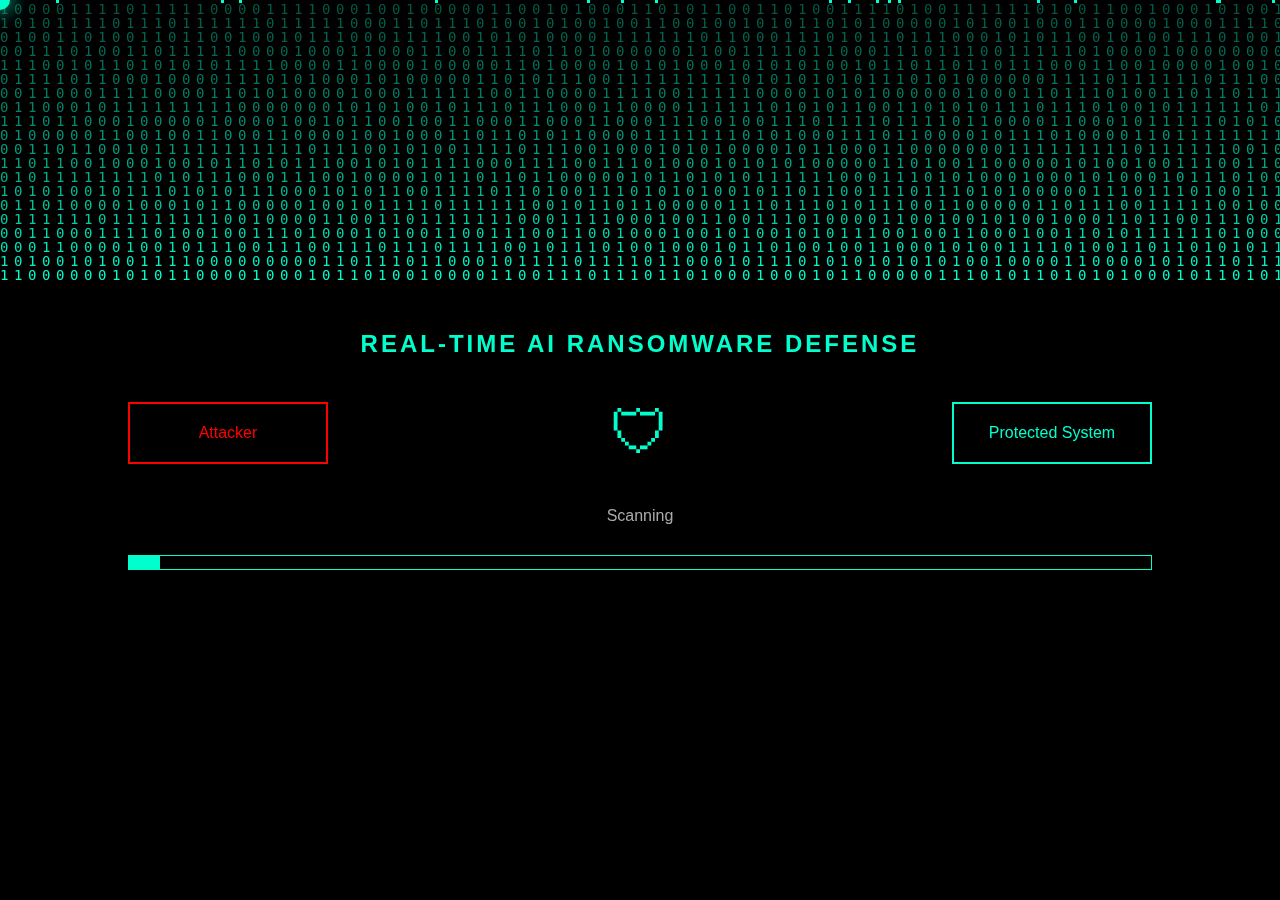
<file: index.html>
<!DOCTYPE html>
<html>
<head>
<meta charset="UTF-8">
<title>AI Ransomware Protection</title>

<style>
*{margin:0;padding:0;box-sizing:border-box}
body{
background:black;
overflow:hidden;
font-family:Arial;
color:#00ffcc;
}

/* MATRIX */
canvas{position:absolute}

/* MOUSE GLOW */
.cursor{
position:fixed;
width:20px;
height:20px;
border-radius:50%;
background:#00ffcc;
pointer-events:none;
box-shadow:0 0 20px #00ffcc;
transform:translate(-50%,-50%);
}

/* CENTER */
.center{
position:absolute;
top:50%;
left:50%;
transform:translate(-50%,-50%);
text-align:center;
width:80%;
}

h2{letter-spacing:3px}

/* FLOW */
.flow{
display:flex;
justify-content:space-between;
margin:40px 0;
align-items:center;
}

.box{
border:2px solid;
padding:20px;
width:200px;
animation:pulse 2s infinite;
}

@keyframes pulse{
50%{box-shadow:0 0 25px}
}

/* 3D SHIELD */
.shield{
font-size:60px;
animation:spin 4s linear infinite;
transform-style:preserve-3d;
}

@keyframes spin{
from{transform:rotateY(0deg)}
to{transform:rotateY(360deg)}
}

/* FIREWALL */
.firewall span{
position:absolute;
background:#00ffcc;
width:3px;
height:3px;
animation:fall linear infinite;
}

@keyframes fall{
to{transform:translateY(100vh);opacity:0}
}

/* PROGRESS */
.progress{
border:1px solid #00ffcc;
height:15px;
margin-top:30px;
}
.bar{height:100%;width:0;background:#00ffcc}

/* LOGIN TRANSITION */
.login{
display:none;
font-size:20px;
letter-spacing:3px;
animation:blink 1s infinite;
}

@keyframes blink{
50%{opacity:0}
}

/* TYPING */
#typing{margin-top:20px;color:#aaa}
</style>
</head>

<body>

<canvas id="matrix"></canvas>
<div class="cursor"></div>
<div class="firewall" id="firewall"></div>

<div class="center">

<h2>REAL-TIME AI RANSOMWARE DEFENSE</h2>

<div class="flow">

<div class="box" style="border-color:red;color:red">Attacker</div>

<div class="shield">🛡</div>

<div class="box">Protected System</div>

</div>

<div id="typing"></div>

<div class="progress"><div class="bar" id="bar"></div></div>

<div class="login" id="login">ACCESS GRANTED</div>

</div>

<audio id="beep" src="https://assets.mixkit.co/sfx/preview/mixkit-interface-click-1126.mp3"></audio>

<script>
// MATRIX
const c=document.getElementById("matrix");
const ctx=c.getContext("2d");
c.width=innerWidth;c.height=innerHeight;
const letters="01";const fs=14;
const cols=c.width/fs;const drops=[];
for(let i=0;i<cols;i++)drops[i]=1;

setInterval(()=>{
ctx.fillStyle="rgba(0,0,0,.05)";
ctx.fillRect(0,0,c.width,c.height);
ctx.fillStyle="#00ffcc";ctx.font=fs+"px monospace";
for(let i=0;i<drops.length;i++){
const t=letters[Math.random()*2|0];
ctx.fillText(t,i*fs,drops[i]*fs);
if(drops[i]*fs>c.height&&Math.random()>0.97)drops[i]=0;
drops[i]++;
}
},33);

// CURSOR
const cursor=document.querySelector(".cursor");
document.addEventListener("mousemove",e=>{
cursor.style.left=e.clientX+"px";
cursor.style.top=e.clientY+"px";
});

// FIREWALL PARTICLES
const fw=document.getElementById("firewall");
setInterval(()=>{
const s=document.createElement("span");
s.style.left=Math.random()*innerWidth+"px";
s.style.animationDuration=1+Math.random()*2+"s";
fw.appendChild(s);
setTimeout(()=>s.remove(),3000);
},40);

// TYPING TEXT
const lines=[
"Scanning network...",
"Analyzing behaviour...",
"Detecting ransomware...",
"Blocking attack...",
"System secured."
];
let l=0,ch=0;
const typing=document.getElementById("typing");

function type(){
if(l<lines.length){
if(ch<lines[l].length){
typing.innerHTML+=lines[l][ch++];
}else{
typing.innerHTML+="<br>";
l++;ch=0;
}
}
}
setInterval(type,80);

// SOUND
const beep=document.getElementById("beep");
setInterval(()=>beep.play(),3000);

// PROGRESS
let p=0;
const bar=document.getElementById("bar");
const login=document.getElementById("login");

const load=setInterval(()=>{
p+=0.5;
bar.style.width=p+"%";
if(p>=100){
clearInterval(load);
login.style.display="block";
setTimeout(()=>location.href="Ransomware detection.html",2000);
}
},100);

</script>

</body>
</html>
</file>
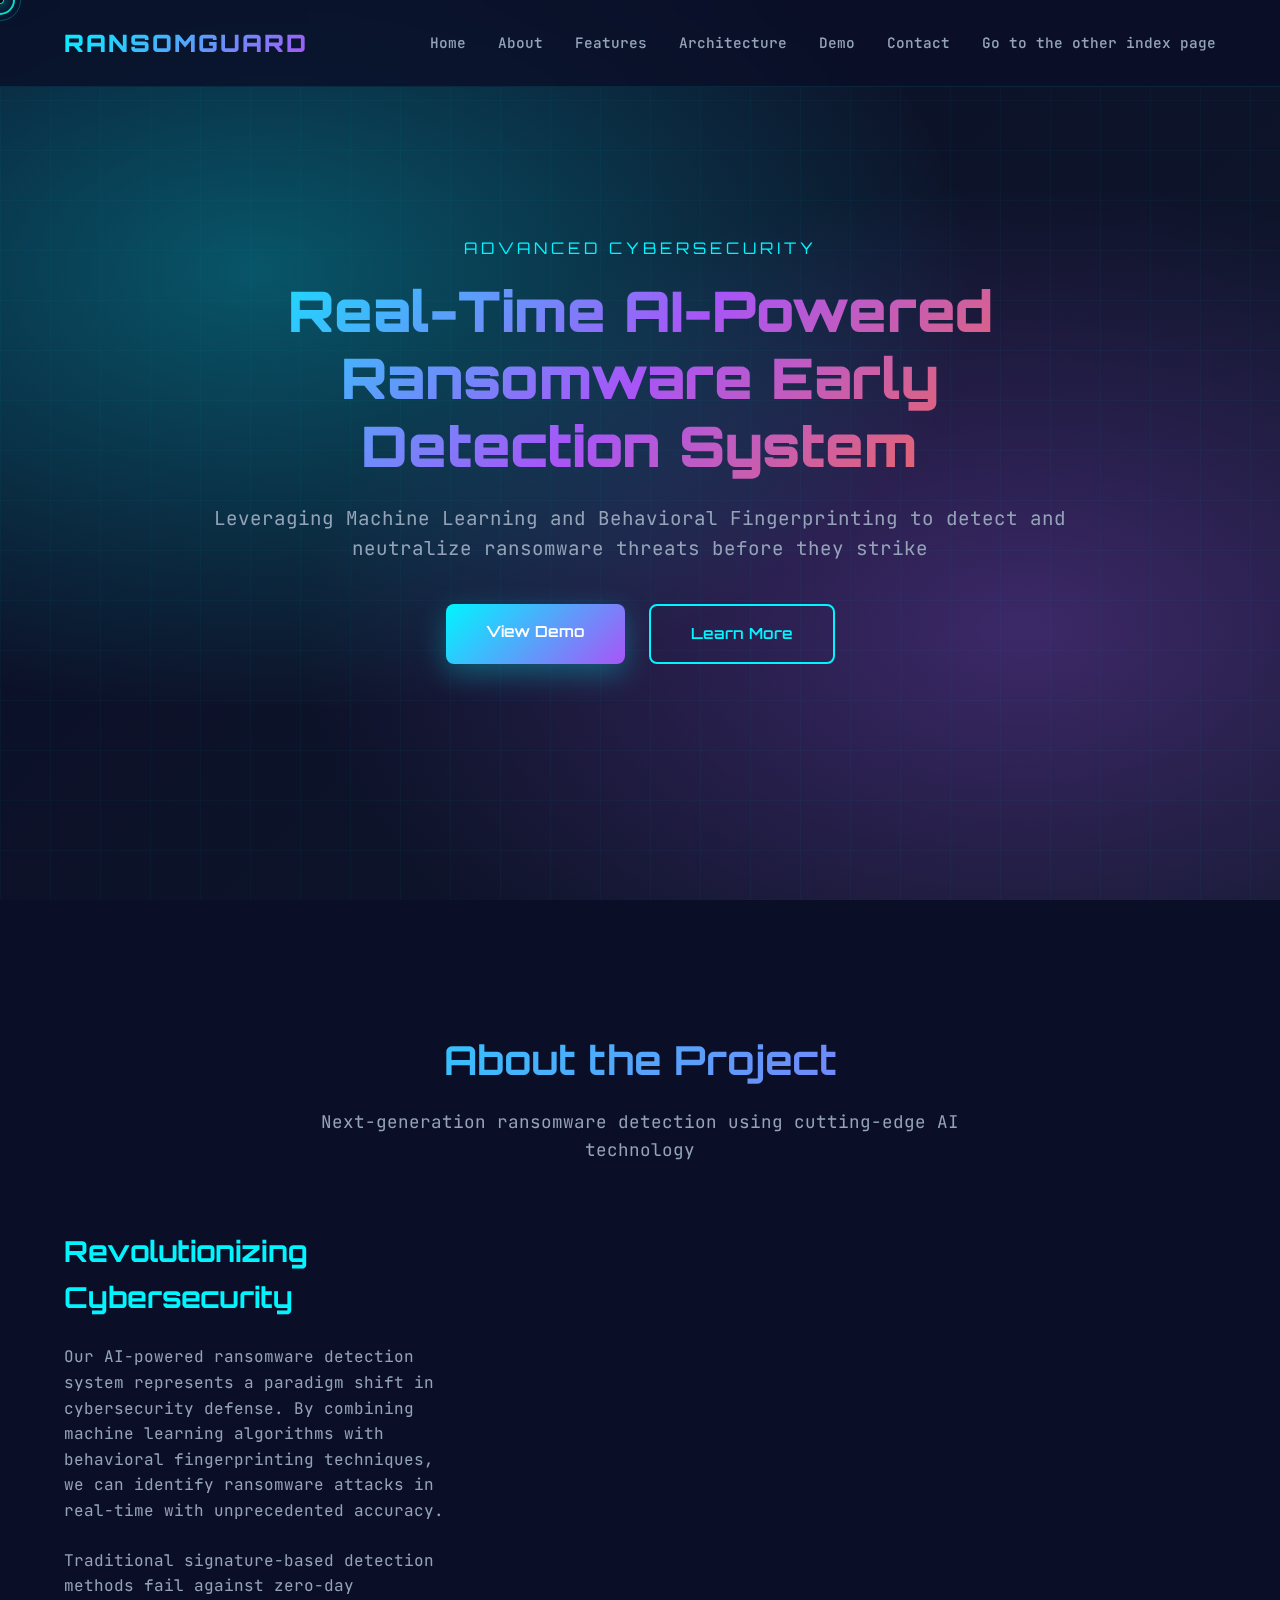
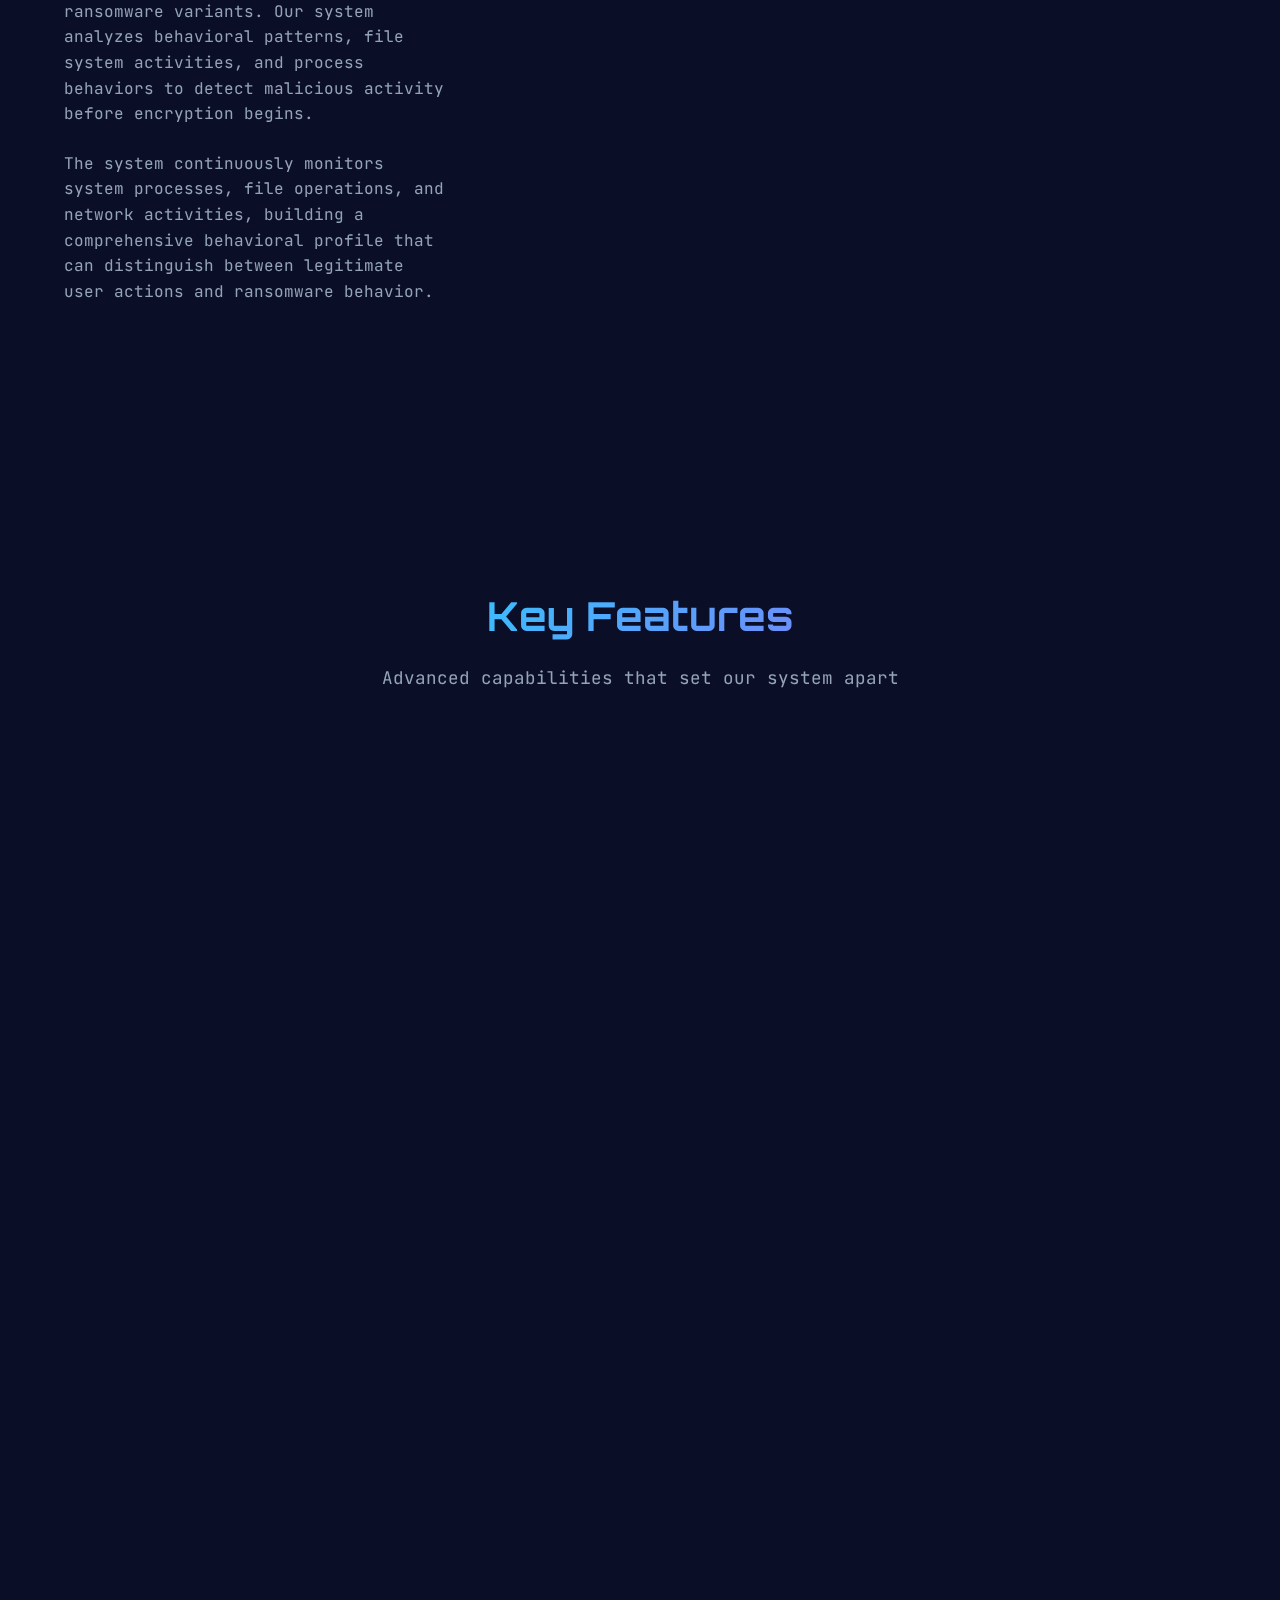
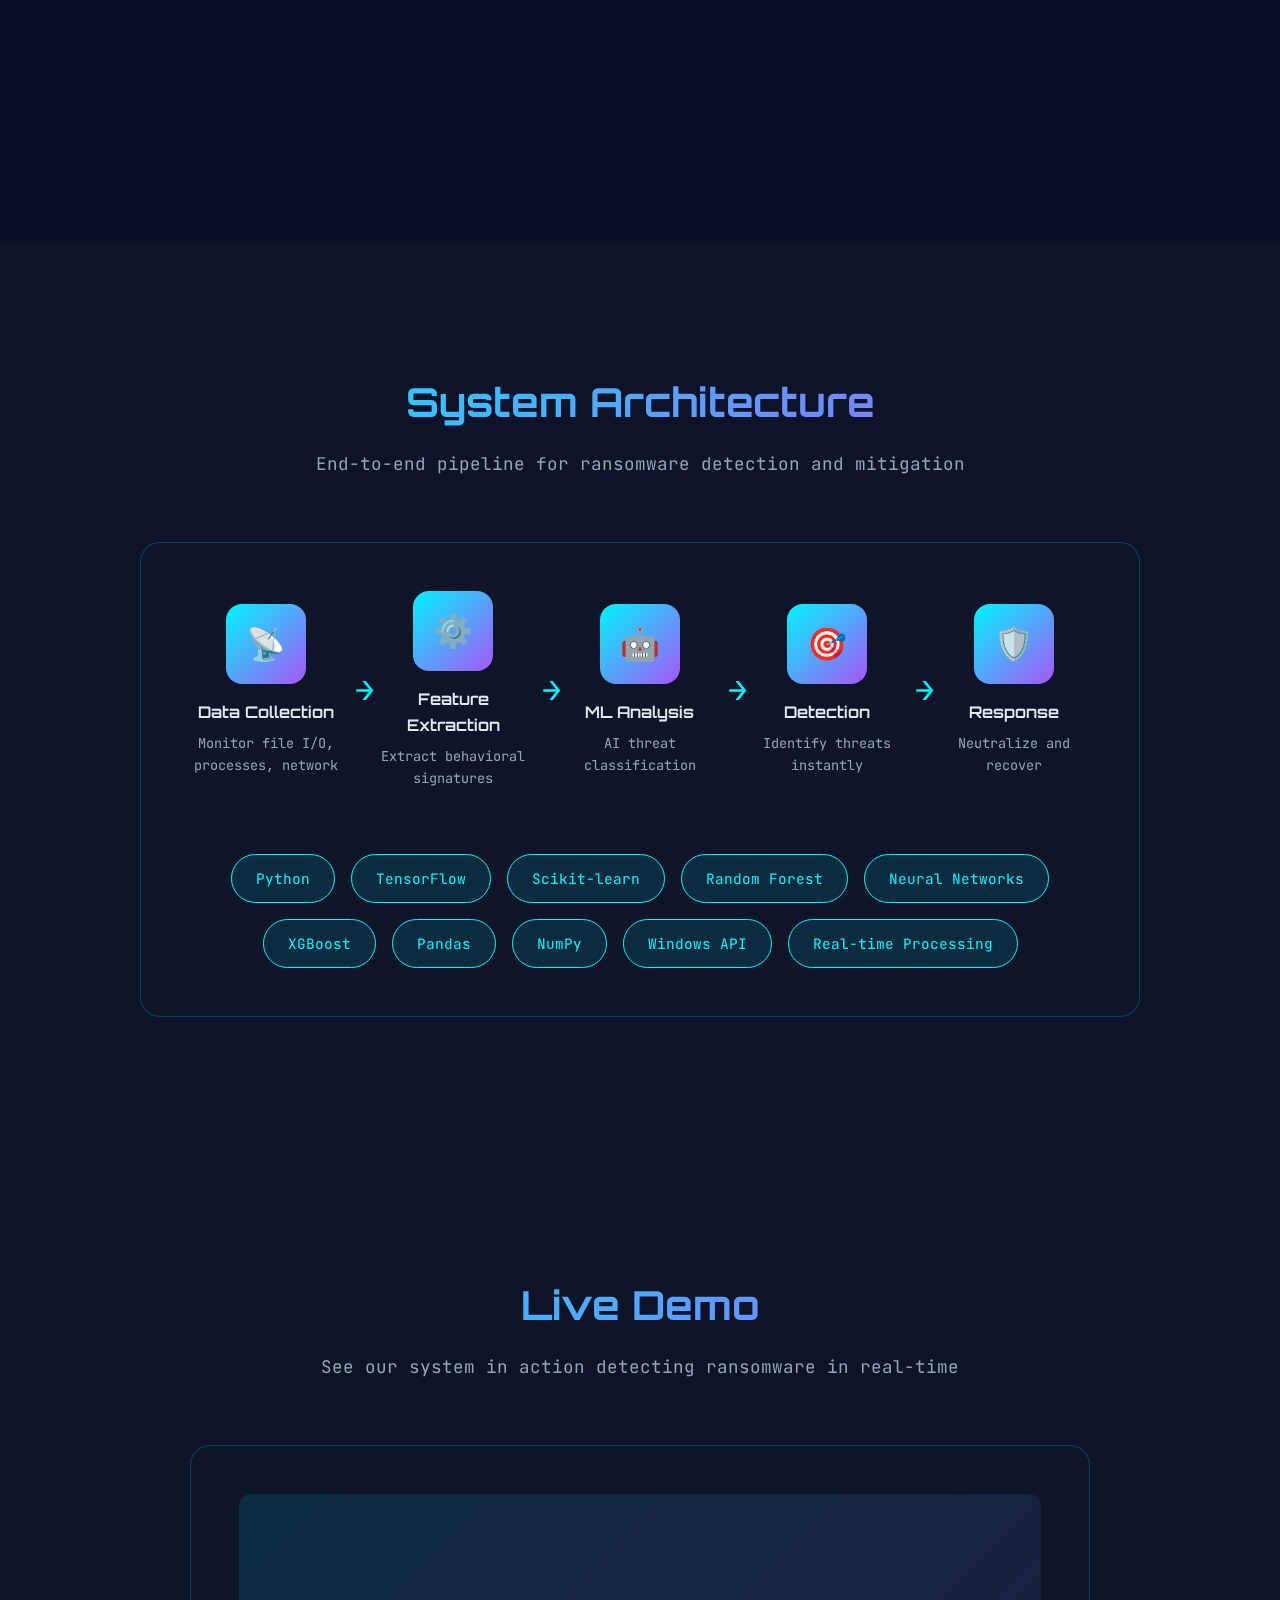
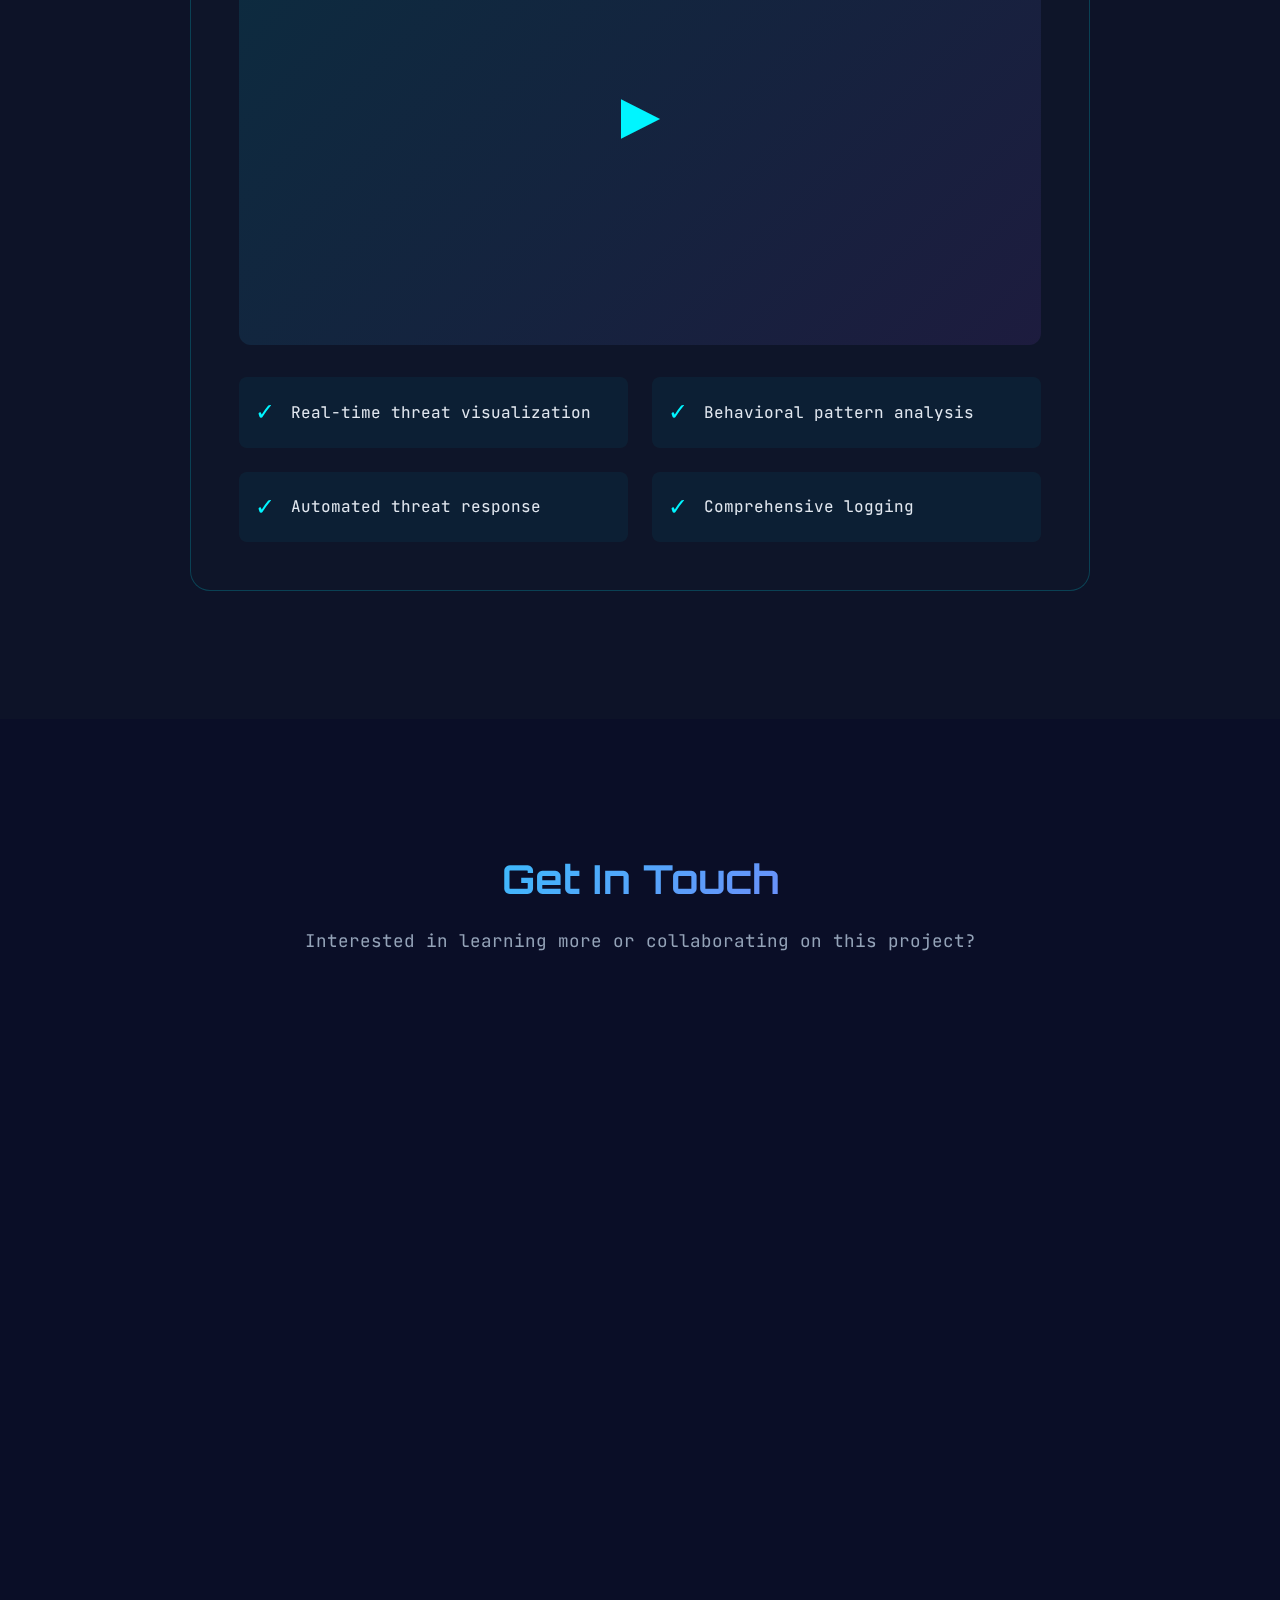
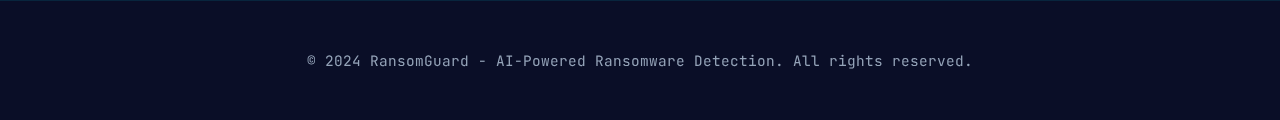
<file: main.html>
<!DOCTYPE html>
<html lang="en">
<head>
    <meta charset="UTF-8">
    <meta name="viewport" content="width=device-width, initial-scale=1.0">
    <title>AI-Powered Ransomware Early Detection System</title>
    <link rel="preconnect" href="https://fonts.googleapis.com">
    <link rel="preconnect" href="https://fonts.gstatic.com" crossorigin>
    <link href="https://fonts.googleapis.com/css2?family=Orbitron:wght@400;600;700;900&family=JetBrains+Mono:wght@300;400;500&display=swap" rel="stylesheet">
    <link rel="stylesheet" href="style.css">
</head>
<body>
    <!-- Custom Cursor Elements -->
    <div class="custom-cursor"></div>
    <div class="cursor-follower"></div>

    <div class="bg-animation"></div>
    <div class="grid-pattern"></div>

    <!-- Navigation -->
    <nav>
        <div class="logo">RANSOMGUARD</div>
        <ul class="nav-links">
            <li><a href="#home">Home</a></li>
            <li><a href="#about">About</a></li>
            <li><a href="#features">Features</a></li>
            <li><a href="#architecture">Architecture</a></li>
            <li><a href="#demo">Demo</a></li>
            <li><a href="#contact">Contact</a></li>
            <li><a href="MLShowcase.html">Go to the other index page</a></li>

        </ul>
    </nav>

    <!-- Hero Section -->
    <section id="home" class="hero">
        <div class="hero-content">
            <div class="hero-subtitle">ADVANCED CYBERSECURITY</div>
            <h1>Real-Time AI-Powered Ransomware Early Detection System</h1>
            <p>Leveraging Machine Learning and Behavioral Fingerprinting to detect and neutralize ransomware threats before they strike</p>
            <div class="cta-buttons">
                <a href="#demo" class="btn btn-primary">View Demo</a>
                <a href="#about" class="btn btn-secondary">Learn More</a>
            </div>
        </div>
    </section>

    <!-- About Section -->
    <section id="about">
        <h2 class="section-title">About the Project</h2>
        <p class="section-subtitle">Next-generation ransomware detection using cutting-edge AI technology</p>
        
        <div class="about-content">
            <div class="about-text">
                <h3>Revolutionizing Cybersecurity</h3>
                <p>Our AI-powered ransomware detection system represents a paradigm shift in cybersecurity defense. By combining machine learning algorithms with behavioral fingerprinting techniques, we can identify ransomware attacks in real-time with unprecedented accuracy.</p>
                <p>Traditional signature-based detection methods fail against zero-day ransomware variants. Our system analyzes behavioral patterns, file system activities, and process behaviors to detect malicious activity before encryption begins.</p>
                <p>The system continuously monitors system processes, file operations, and network activities, building a comprehensive behavioral profile that can distinguish between legitimate user actions and ransomware behavior.</p>
            </div>
            <div class="stats">
                <div class="stat-item fade-in">
                    <span class="stat-number">99.7%</span>
                    <span class="stat-label">Detection Accuracy</span>
                </div>
                <div class="stat-item fade-in">
                    <span class="stat-number">&lt;100ms</span>
                    <span class="stat-label">Response Time</span>
                </div>
                <div class="stat-item fade-in">
                    <span class="stat-number">0.01%</span>
                    <span class="stat-label">False Positive Rate</span>
                </div>
            </div>
        </div>
    </section>

    <!-- Features Section -->
    <section id="features">
        <h2 class="section-title">Key Features</h2>
        <p class="section-subtitle">Advanced capabilities that set our system apart</p>
        
        <div class="features-grid">
            <div class="feature-card fade-in">
                <span class="feature-icon">🧠</span>
                <h3>Machine Learning Core</h3>
                <p>Advanced neural networks trained on millions of malware samples, capable of identifying even novel ransomware variants through pattern recognition and anomaly detection.</p>
            </div>
            <div class="feature-card fade-in">
                <span class="feature-icon">🔍</span>
                <h3>Behavioral Analysis</h3>
                <p>Real-time monitoring of file system operations, process behaviors, and registry modifications to create unique behavioral fingerprints for threat identification.</p>
            </div>
            <div class="feature-card fade-in">
                <span class="feature-icon">⚡</span>
                <h3>Real-Time Detection</h3>
                <p>Sub-millisecond threat detection with immediate response capabilities, stopping ransomware before encryption can begin.</p>
            </div>
            <div class="feature-card fade-in">
                <span class="feature-icon">🛡️</span>
                <h3>Automated Response</h3>
                <p>Intelligent threat mitigation system that can isolate infected processes, quarantine files, and restore from secure backups automatically.</p>
            </div>
            <div class="feature-card fade-in">
                <span class="feature-icon">📊</span>
                <h3>Advanced Analytics</h3>
                <p>Comprehensive dashboards and reporting tools providing deep insights into threat patterns, system vulnerabilities, and security posture.</p>
            </div>
            <div class="feature-card fade-in">
                <span class="feature-icon">🔄</span>
                <h3>Continuous Learning</h3>
                <p>Self-improving AI models that adapt to new threats through continuous learning and regular updates from global threat intelligence.</p>
            </div>
        </div>
    </section>

    <!-- Architecture Section -->
    <section id="architecture" class="architecture">
        <h2 class="section-title">System Architecture</h2>
        <p class="section-subtitle">End-to-end pipeline for ransomware detection and mitigation</p>
        
        <div class="architecture-diagram">
            <div class="pipeline">
                <div class="pipeline-step">
                    <div class="step-icon">📡</div>
                    <div class="step-title">Data Collection</div>
                    <div class="step-desc">Monitor file I/O, processes, network</div>
                </div>
                <div class="pipeline-step">
                    <div class="step-icon">⚙️</div>
                    <div class="step-title">Feature Extraction</div>
                    <div class="step-desc">Extract behavioral signatures</div>
                </div>
                <div class="pipeline-step">
                    <div class="step-icon">🤖</div>
                    <div class="step-title">ML Analysis</div>
                    <div class="step-desc">AI threat classification</div>
                </div>
                <div class="pipeline-step">
                    <div class="step-icon">🎯</div>
                    <div class="step-title">Detection</div>
                    <div class="step-desc">Identify threats instantly</div>
                </div>
                <div class="pipeline-step">
                    <div class="step-icon">🛡️</div>
                    <div class="step-title">Response</div>
                    <div class="step-desc">Neutralize and recover</div>
                </div>
            </div>

            <div class="tech-stack">
                <span class="tech-tag">Python</span>
                <span class="tech-tag">TensorFlow</span>
                <span class="tech-tag">Scikit-learn</span>
                <span class="tech-tag">Random Forest</span>
                <span class="tech-tag">Neural Networks</span>
                <span class="tech-tag">XGBoost</span>
                <span class="tech-tag">Pandas</span>
                <span class="tech-tag">NumPy</span>
                <span class="tech-tag">Windows API</span>
                <span class="tech-tag">Real-time Processing</span>
            </div>
        </div>
    </section>

    <!-- Demo Section -->
    <section id="demo" class="demo">
        <h2 class="section-title">Live Demo</h2>
        <p class="section-subtitle">See our system in action detecting ransomware in real-time</p>
        
        <div class="demo-container">
            <div class="demo-video">▶</div>
            <div class="demo-features">
                <div class="demo-feature">Real-time threat visualization</div>
                <div class="demo-feature">Behavioral pattern analysis</div>
                <div class="demo-feature">Automated threat response</div>
                <div class="demo-feature">Comprehensive logging</div>
            </div>
        </div>
    </section>

    <!-- Contact Section -->
    <section id="contact">
        <h2 class="section-title">Get In Touch</h2>
        <p class="section-subtitle">Interested in learning more or collaborating on this project?</p>
        
        <div class="contact-content">
            <div class="contact-info">
                <div class="contact-card fade-in">
                    <div class="contact-icon">📧</div>
                    <h3>Email</h3>
                    <a href="mailto:project@ransomguard.ai">project@ransomguard.ai</a>
                </div>
                <div class="contact-card fade-in">
                    <div class="contact-icon">💼</div>
                    <h3>LinkedIn</h3>
                    <a href="#" target="_blank">Connect with us</a>
                </div>
                <div class="contact-card fade-in">
                    <div class="contact-icon">🐙</div>
                    <h3>GitHub</h3>
                    <a href="#" target="_blank">View Source Code</a>
                </div>
            </div>
        </div>
    </section>

    <!-- Footer -->
    <footer>
        <p>&copy; 2024 RansomGuard - AI-Powered Ransomware Detection. All rights reserved.</p>
    </footer>

    <script src="script.js"></script>
</body>
</html>
</file>
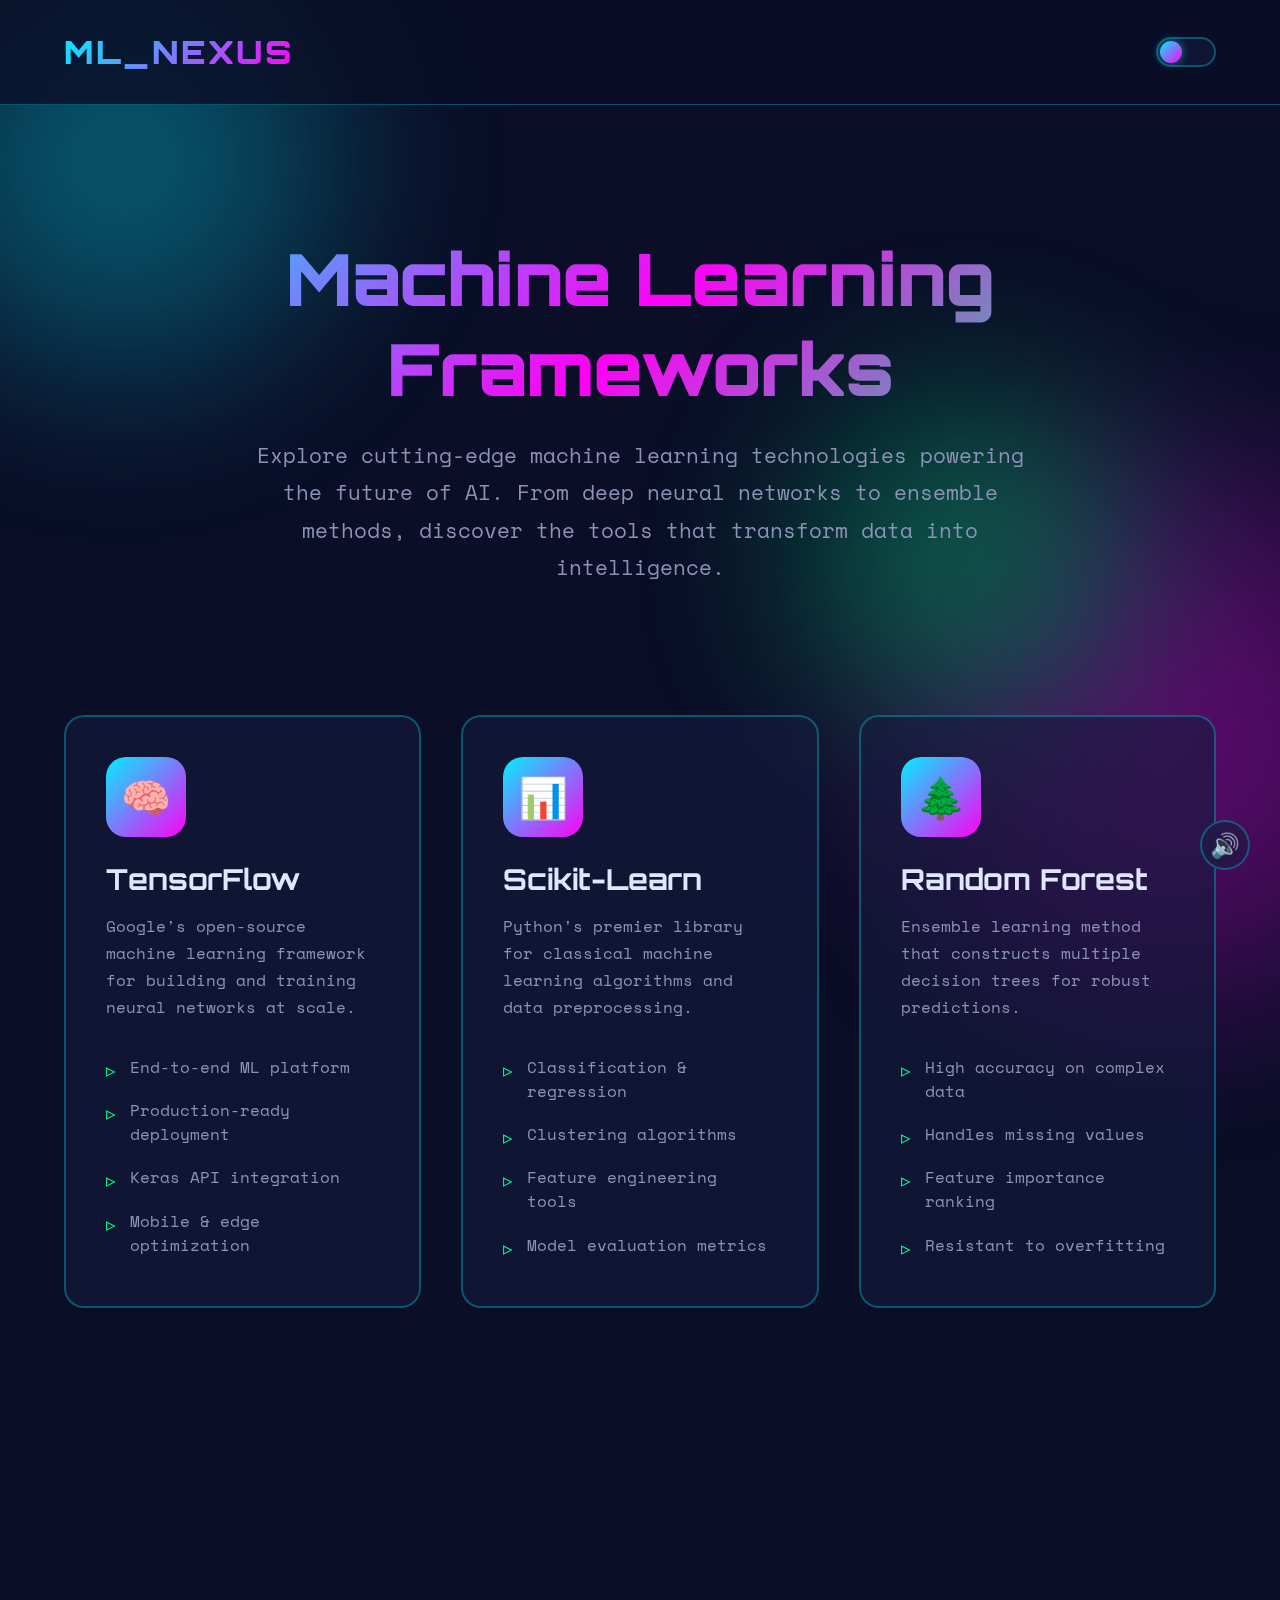
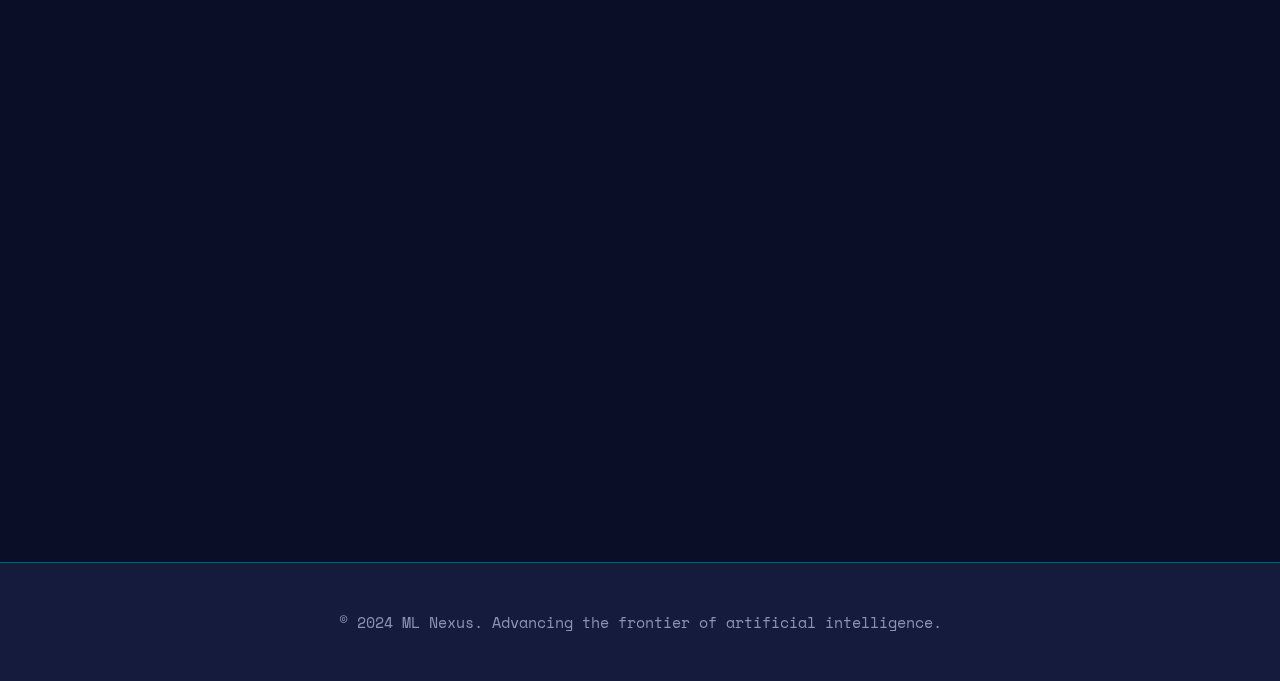
<file: MLShowcase.html>
<!DOCTYPE html>
<html lang="en">
<head>
    <meta charset="UTF-8">
    <meta name="viewport" content="width=device-width, initial-scale=1.0">
    <title>Machine Learning Showcase</title>
    <link href="https://fonts.googleapis.com/css2?family=Orbitron:wght@400;700;900&family=Space+Mono:wght@400;700&display=swap" rel="stylesheet">
    <style>
        :root {
            --bg-primary: #0a0e27;
            --bg-secondary: #151b3d;
            --text-primary: #e0e6ff;
            --text-secondary: #8b92b5;
            --accent-primary: #00f0ff;
            --accent-secondary: #ff00f7;
            --accent-tertiary: #00ff88;
            --card-bg: rgba(21, 27, 61, 0.6);
            --card-border: rgba(0, 240, 255, 0.3);
        }

        [data-theme="light"] {
            --bg-primary: #f5f7ff;
            --bg-secondary: #e8ecff;
            --text-primary: #1a1f3a;
            --text-secondary: #4a5578;
            --accent-primary: #0088ff;
            --accent-secondary: #ff0099;
            --accent-tertiary: #00cc66;
            --card-bg: rgba(255, 255, 255, 0.8);
            --card-border: rgba(0, 136, 255, 0.3);
        }

        * {
            margin: 0;
            padding: 0;
            box-sizing: border-box;
        }

        body {
            font-family: 'Space Mono', monospace;
            background: var(--bg-primary);
            color: var(--text-primary);
            overflow-x: hidden;
            position: relative;
            transition: background 0.5s ease, color 0.5s ease;
        }

        /* Animated Background */
        .animated-bg {
            position: fixed;
            top: 0;
            left: 0;
            width: 100%;
            height: 100%;
            z-index: -1;
            opacity: 0.4;
        }

        .gradient-orb {
            position: absolute;
            border-radius: 50%;
            filter: blur(80px);
            animation: float 20s infinite ease-in-out;
        }

        .orb-1 {
            width: 500px;
            height: 500px;
            background: radial-gradient(circle, var(--accent-primary), transparent);
            top: -10%;
            left: -10%;
            animation-delay: 0s;
        }

        .orb-2 {
            width: 600px;
            height: 600px;
            background: radial-gradient(circle, var(--accent-secondary), transparent);
            bottom: -15%;
            right: -15%;
            animation-delay: 5s;
        }

        .orb-3 {
            width: 400px;
            height: 400px;
            background: radial-gradient(circle, var(--accent-tertiary), transparent);
            top: 40%;
            left: 60%;
            animation-delay: 10s;
        }

        @keyframes float {
            0%, 100% {
                transform: translate(0, 0) scale(1);
            }
            33% {
                transform: translate(100px, -100px) scale(1.1);
            }
            66% {
                transform: translate(-50px, 100px) scale(0.9);
            }
        }

        /* Header */
        header {
            display: flex;
            justify-content: space-between;
            align-items: center;
            padding: 2rem 5%;
            position: sticky;
            top: 0;
            background: rgba(10, 14, 39, 0.8);
            backdrop-filter: blur(10px);
            z-index: 100;
            border-bottom: 1px solid var(--card-border);
            animation: slideDown 0.8s ease;
        }

        [data-theme="light"] header {
            background: rgba(245, 247, 255, 0.8);
        }

        @keyframes slideDown {
            from {
                transform: translateY(-100%);
                opacity: 0;
            }
            to {
                transform: translateY(0);
                opacity: 1;
            }
        }

        .logo {
            font-family: 'Orbitron', sans-serif;
            font-size: 2rem;
            font-weight: 900;
            background: linear-gradient(135deg, var(--accent-primary), var(--accent-secondary));
            -webkit-background-clip: text;
            -webkit-text-fill-color: transparent;
            background-clip: text;
            letter-spacing: 2px;
            cursor: pointer;
            transition: transform 0.3s ease;
        }

        .logo:hover {
            transform: scale(1.05);
        }

        /* Theme Toggle */
        .theme-toggle {
            width: 60px;
            height: 30px;
            background: var(--card-bg);
            border: 2px solid var(--card-border);
            border-radius: 30px;
            position: relative;
            cursor: pointer;
            transition: all 0.3s ease;
        }

        .theme-toggle:hover {
            border-color: var(--accent-primary);
            box-shadow: 0 0 20px rgba(0, 240, 255, 0.3);
        }

        .theme-toggle-ball {
            width: 22px;
            height: 22px;
            background: linear-gradient(135deg, var(--accent-primary), var(--accent-secondary));
            border-radius: 50%;
            position: absolute;
            top: 2px;
            left: 2px;
            transition: transform 0.3s ease;
            box-shadow: 0 0 10px rgba(0, 240, 255, 0.5);
        }

        [data-theme="light"] .theme-toggle-ball {
            transform: translateX(30px);
        }

        /* Hero Section */
        .hero {
            text-align: center;
            padding: 8rem 5% 5rem;
            animation: fadeInUp 1s ease;
        }

        @keyframes fadeInUp {
            from {
                opacity: 0;
                transform: translateY(30px);
            }
            to {
                opacity: 1;
                transform: translateY(0);
            }
        }

        .hero h1 {
            font-family: 'Orbitron', sans-serif;
            font-size: 4.5rem;
            font-weight: 900;
            margin-bottom: 1.5rem;
            background: linear-gradient(135deg, var(--accent-primary), var(--accent-secondary), var(--accent-tertiary));
            -webkit-background-clip: text;
            -webkit-text-fill-color: transparent;
            background-clip: text;
            animation: glow 3s ease-in-out infinite;
        }

        @keyframes glow {
            0%, 100% {
                filter: drop-shadow(0 0 20px rgba(0, 240, 255, 0.5));
            }
            50% {
                filter: drop-shadow(0 0 40px rgba(255, 0, 247, 0.5));
            }
        }

        .hero p {
            font-size: 1.3rem;
            color: var(--text-secondary);
            max-width: 800px;
            margin: 0 auto 3rem;
            line-height: 1.8;
        }

        /* ML Sections Container */
        .ml-sections {
            max-width: 1400px;
            margin: 0 auto;
            padding: 0 5% 5rem;
            display: grid;
            grid-template-columns: repeat(auto-fit, minmax(350px, 1fr));
            gap: 2.5rem;
        }

        /* ML Card */
        .ml-card {
            background: var(--card-bg);
            border: 2px solid var(--card-border);
            border-radius: 20px;
            padding: 2.5rem;
            position: relative;
            overflow: hidden;
            transition: all 0.4s ease;
            cursor: pointer;
            opacity: 0;
            transform: translateY(50px);
            animation: fadeInCard 0.8s ease forwards;
            backdrop-filter: blur(10px);
        }

        .ml-card:nth-child(1) { animation-delay: 0.1s; }
        .ml-card:nth-child(2) { animation-delay: 0.2s; }
        .ml-card:nth-child(3) { animation-delay: 0.3s; }
        .ml-card:nth-child(4) { animation-delay: 0.4s; }
        .ml-card:nth-child(5) { animation-delay: 0.5s; }

        @keyframes fadeInCard {
            to {
                opacity: 1;
                transform: translateY(0);
            }
        }

        .ml-card::before {
            content: '';
            position: absolute;
            top: 0;
            left: -100%;
            width: 100%;
            height: 100%;
            background: linear-gradient(90deg, transparent, rgba(0, 240, 255, 0.1), transparent);
            transition: left 0.6s ease;
        }

        .ml-card:hover::before {
            left: 100%;
        }

        .ml-card:hover {
            transform: translateY(-10px);
            border-color: var(--accent-primary);
            box-shadow: 0 20px 60px rgba(0, 240, 255, 0.3);
        }

        .ml-card-icon {
            width: 80px;
            height: 80px;
            background: linear-gradient(135deg, var(--accent-primary), var(--accent-secondary));
            border-radius: 20px;
            display: flex;
            align-items: center;
            justify-content: center;
            font-size: 2.5rem;
            margin-bottom: 1.5rem;
            position: relative;
            animation: pulse 2s ease-in-out infinite;
        }

        @keyframes pulse {
            0%, 100% {
                box-shadow: 0 0 20px rgba(0, 240, 255, 0.4);
            }
            50% {
                box-shadow: 0 0 40px rgba(255, 0, 247, 0.6);
            }
        }

        .ml-card h2 {
            font-family: 'Orbitron', sans-serif;
            font-size: 1.8rem;
            margin-bottom: 1rem;
            color: var(--text-primary);
        }

        .ml-card p {
            color: var(--text-secondary);
            line-height: 1.7;
            margin-bottom: 1.5rem;
        }

        .ml-card-features {
            list-style: none;
            padding: 0;
        }

        .ml-card-features li {
            padding: 0.6rem 0;
            color: var(--text-secondary);
            position: relative;
            padding-left: 1.5rem;
        }

        .ml-card-features li::before {
            content: '▹';
            position: absolute;
            left: 0;
            color: var(--accent-tertiary);
            font-size: 1.2rem;
        }

        /* Footer */
        footer {
            text-align: center;
            padding: 3rem 5%;
            background: var(--bg-secondary);
            border-top: 1px solid var(--card-border);
            margin-top: 5rem;
        }

        footer p {
            color: var(--text-secondary);
            font-size: 0.95rem;
        }

        /* Sound Indicator */
        .sound-indicator {
            position: fixed;
            bottom: 30px;
            right: 30px;
            width: 50px;
            height: 50px;
            background: var(--card-bg);
            border: 2px solid var(--card-border);
            border-radius: 50%;
            display: flex;
            align-items: center;
            justify-content: center;
            cursor: pointer;
            font-size: 1.5rem;
            z-index: 1000;
            transition: all 0.3s ease;
            backdrop-filter: blur(10px);
        }

        .sound-indicator:hover {
            transform: scale(1.1);
            border-color: var(--accent-primary);
            box-shadow: 0 0 20px rgba(0, 240, 255, 0.5);
        }

        .sound-indicator.muted {
            opacity: 0.5;
        }

        /* Responsive */
        @media (max-width: 768px) {
            .hero h1 {
                font-size: 2.5rem;
            }

            .hero p {
                font-size: 1rem;
            }

            .ml-sections {
                grid-template-columns: 1fr;
            }

            header {
                padding: 1.5rem 5%;
            }

            .logo {
                font-size: 1.5rem;
            }
        }
    </style>
</head>
<body data-theme="dark">
    <!-- Animated Background -->
    <div class="animated-bg">
        <div class="gradient-orb orb-1"></div>
        <div class="gradient-orb orb-2"></div>
        <div class="gradient-orb orb-3"></div>
    </div>

    <!-- Header -->
    <header>
        <div class="logo" id="logo">ML_NEXUS</div>
        <div class="theme-toggle" id="themeToggle">
            <div class="theme-toggle-ball"></div>
        </div>
    </header>

    <!-- Hero Section -->
    <section class="hero">
        <h1>Machine Learning Frameworks</h1>
        <p>Explore cutting-edge machine learning technologies powering the future of AI. From deep neural networks to ensemble methods, discover the tools that transform data into intelligence.</p>
    </section>

    <!-- ML Framework Sections -->
    <div class="ml-sections">
        <!-- TensorFlow -->
        <div class="ml-card" data-sound="card">
            <div class="ml-card-icon">🧠</div>
            <h2>TensorFlow</h2>
            <p>Google's open-source machine learning framework for building and training neural networks at scale.</p>
            <ul class="ml-card-features">
                <li>End-to-end ML platform</li>
                <li>Production-ready deployment</li>
                <li>Keras API integration</li>
                <li>Mobile & edge optimization</li>
            </ul>
        </div>

        <!-- Scikit-learn -->
        <div class="ml-card" data-sound="card">
            <div class="ml-card-icon">📊</div>
            <h2>Scikit-Learn</h2>
            <p>Python's premier library for classical machine learning algorithms and data preprocessing.</p>
            <ul class="ml-card-features">
                <li>Classification & regression</li>
                <li>Clustering algorithms</li>
                <li>Feature engineering tools</li>
                <li>Model evaluation metrics</li>
            </ul>
        </div>

        <!-- Random Forest -->
        <div class="ml-card" data-sound="card">
            <div class="ml-card-icon">🌲</div>
            <h2>Random Forest</h2>
            <p>Ensemble learning method that constructs multiple decision trees for robust predictions.</p>
            <ul class="ml-card-features">
                <li>High accuracy on complex data</li>
                <li>Handles missing values</li>
                <li>Feature importance ranking</li>
                <li>Resistant to overfitting</li>
            </ul>
        </div>

        <!-- Neural Networks -->
        <div class="ml-card" data-sound="card">
            <div class="ml-card-icon">⚡</div>
            <h2>Neural Networks</h2>
            <p>Powerful computational models inspired by biological neural systems for deep learning tasks.</p>
            <ul class="ml-card-features">
                <li>Pattern recognition mastery</li>
                <li>Image & speech processing</li>
                <li>Transfer learning support</li>
                <li>Backpropagation training</li>
            </ul>
        </div>

        <!-- XGBoost -->
        <div class="ml-card" data-sound="card">
            <div class="ml-card-icon">🚀</div>
            <h2>XGBoost</h2>
            <p>Extreme Gradient Boosting algorithm dominating machine learning competitions worldwide.</p>
            <ul class="ml-card-features">
                <li>Industry-leading performance</li>
                <li>Built-in regularization</li>
                <li>Parallel tree boosting</li>
                <li>Handles sparse data</li>
            </ul>
        </div>
    </div>

    <!-- Footer -->
    <footer>
        <p>&copy; 2024 ML Nexus. Advancing the frontier of artificial intelligence.</p>
    </footer>

    <!-- Sound Indicator -->
    <div class="sound-indicator" id="soundToggle">🔊</div>

    <script>
        // Sound effects (using Web Audio API)
        let audioContext;
        let soundEnabled = true;

        function initAudio() {
            audioContext = new (window.AudioContext || window.webkitAudioContext)();
        }

        function playSound(type) {
            if (!soundEnabled || !audioContext) return;

            const oscillator = audioContext.createOscillator();
            const gainNode = audioContext.createGain();

            oscillator.connect(gainNode);
            gainNode.connect(audioContext.destination);

            switch(type) {
                case 'click':
                    oscillator.frequency.value = 800;
                    gainNode.gain.setValueAtTime(0.3, audioContext.currentTime);
                    gainNode.gain.exponentialRampToValueAtTime(0.01, audioContext.currentTime + 0.1);
                    oscillator.start(audioContext.currentTime);
                    oscillator.stop(audioContext.currentTime + 0.1);
                    break;
                case 'hover':
                    oscillator.frequency.value = 600;
                    gainNode.gain.setValueAtTime(0.1, audioContext.currentTime);
                    gainNode.gain.exponentialRampToValueAtTime(0.01, audioContext.currentTime + 0.05);
                    oscillator.start(audioContext.currentTime);
                    oscillator.stop(audioContext.currentTime + 0.05);
                    break;
                case 'toggle':
                    oscillator.frequency.value = 1000;
                    gainNode.gain.setValueAtTime(0.2, audioContext.currentTime);
                    gainNode.gain.exponentialRampToValueAtTime(0.01, audioContext.currentTime + 0.15);
                    oscillator.start(audioContext.currentTime);
                    oscillator.stop(audioContext.currentTime + 0.15);
                    break;
            }
        }

        // Theme Toggle
        const themeToggle = document.getElementById('themeToggle');
        const body = document.body;

        themeToggle.addEventListener('click', () => {
            if (!audioContext) initAudio();
            
            const currentTheme = body.getAttribute('data-theme');
            const newTheme = currentTheme === 'dark' ? 'light' : 'dark';
            body.setAttribute('data-theme', newTheme);
            playSound('toggle');
        });

        // Logo Click Sound
        const logo = document.getElementById('logo');
        logo.addEventListener('click', () => {
            if (!audioContext) initAudio();
            playSound('click');
        });

        // Card Hover Sounds
        const mlCards = document.querySelectorAll('.ml-card');
        mlCards.forEach(card => {
            card.addEventListener('mouseenter', () => {
                if (!audioContext) initAudio();
                playSound('hover');
            });
            
            card.addEventListener('click', () => {
                playSound('click');
            });
        });

        // Sound Toggle
        const soundToggle = document.getElementById('soundToggle');
        soundToggle.addEventListener('click', () => {
            soundEnabled = !soundEnabled;
            soundToggle.classList.toggle('muted');
            soundToggle.textContent = soundEnabled ? '🔊' : '🔇';
            
            if (soundEnabled && !audioContext) {
                initAudio();
            }
        });

        // Smooth scroll animation observer
        const observerOptions = {
            threshold: 0.1,
            rootMargin: '0px 0px -50px 0px'
        };

        const observer = new IntersectionObserver((entries) => {
            entries.forEach(entry => {
                if (entry.isIntersecting) {
                    entry.target.style.opacity = '1';
                    entry.target.style.transform = 'translateY(0)';
                }
            });
        }, observerOptions);

        mlCards.forEach(card => {
            observer.observe(card);
        });
    </script>
</body>
</html>
</file>
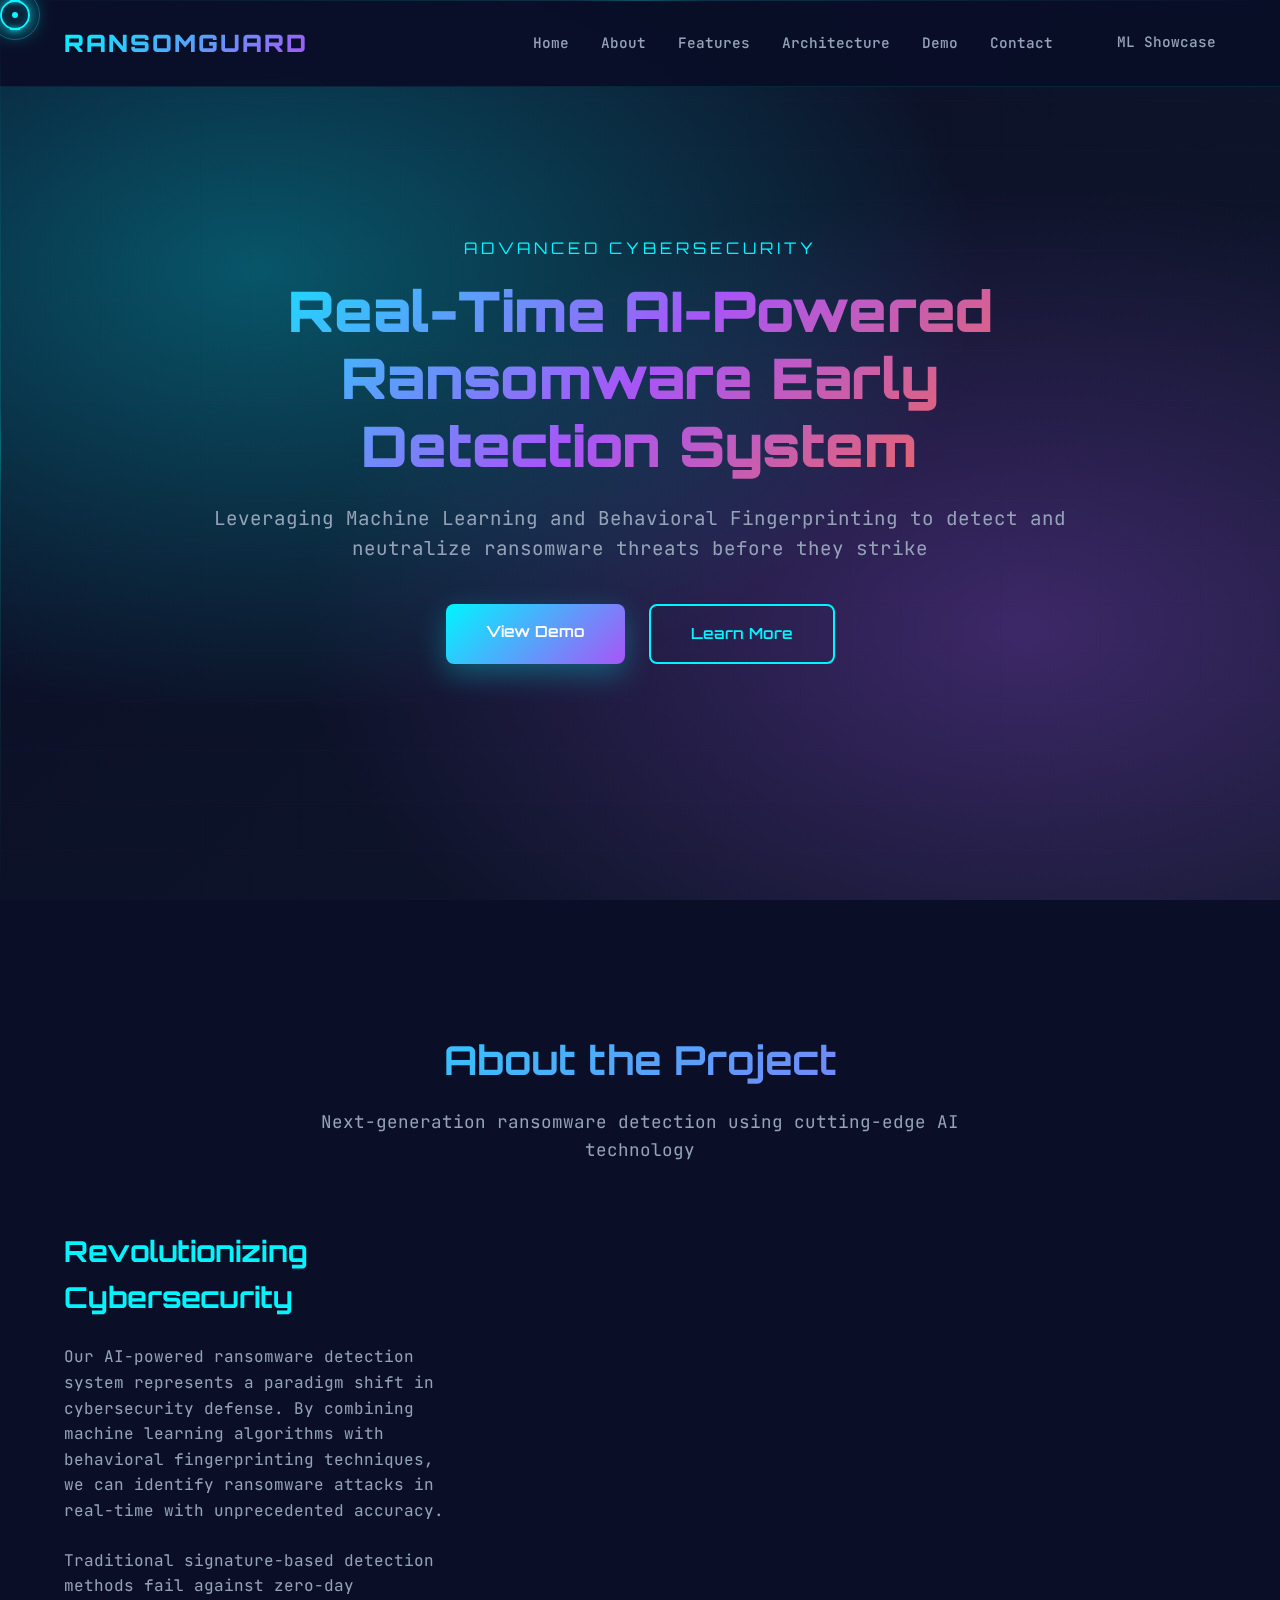
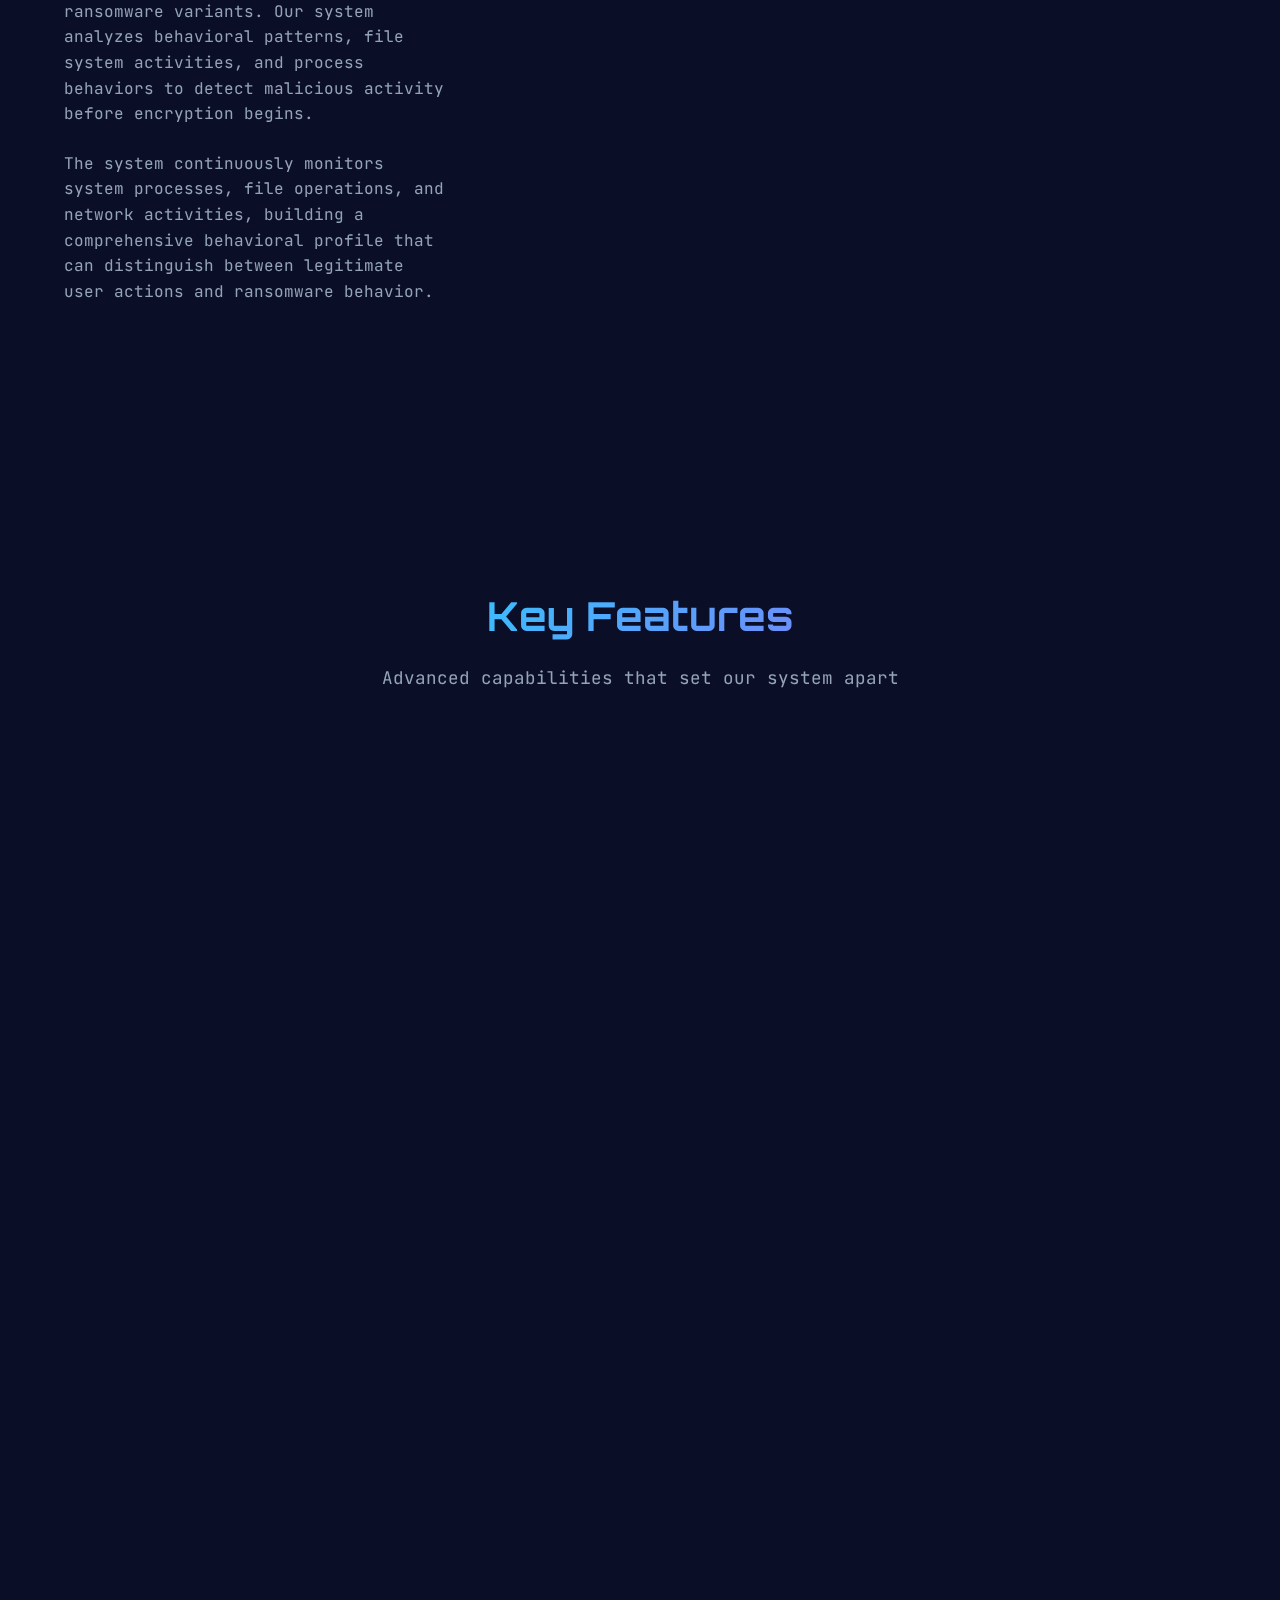
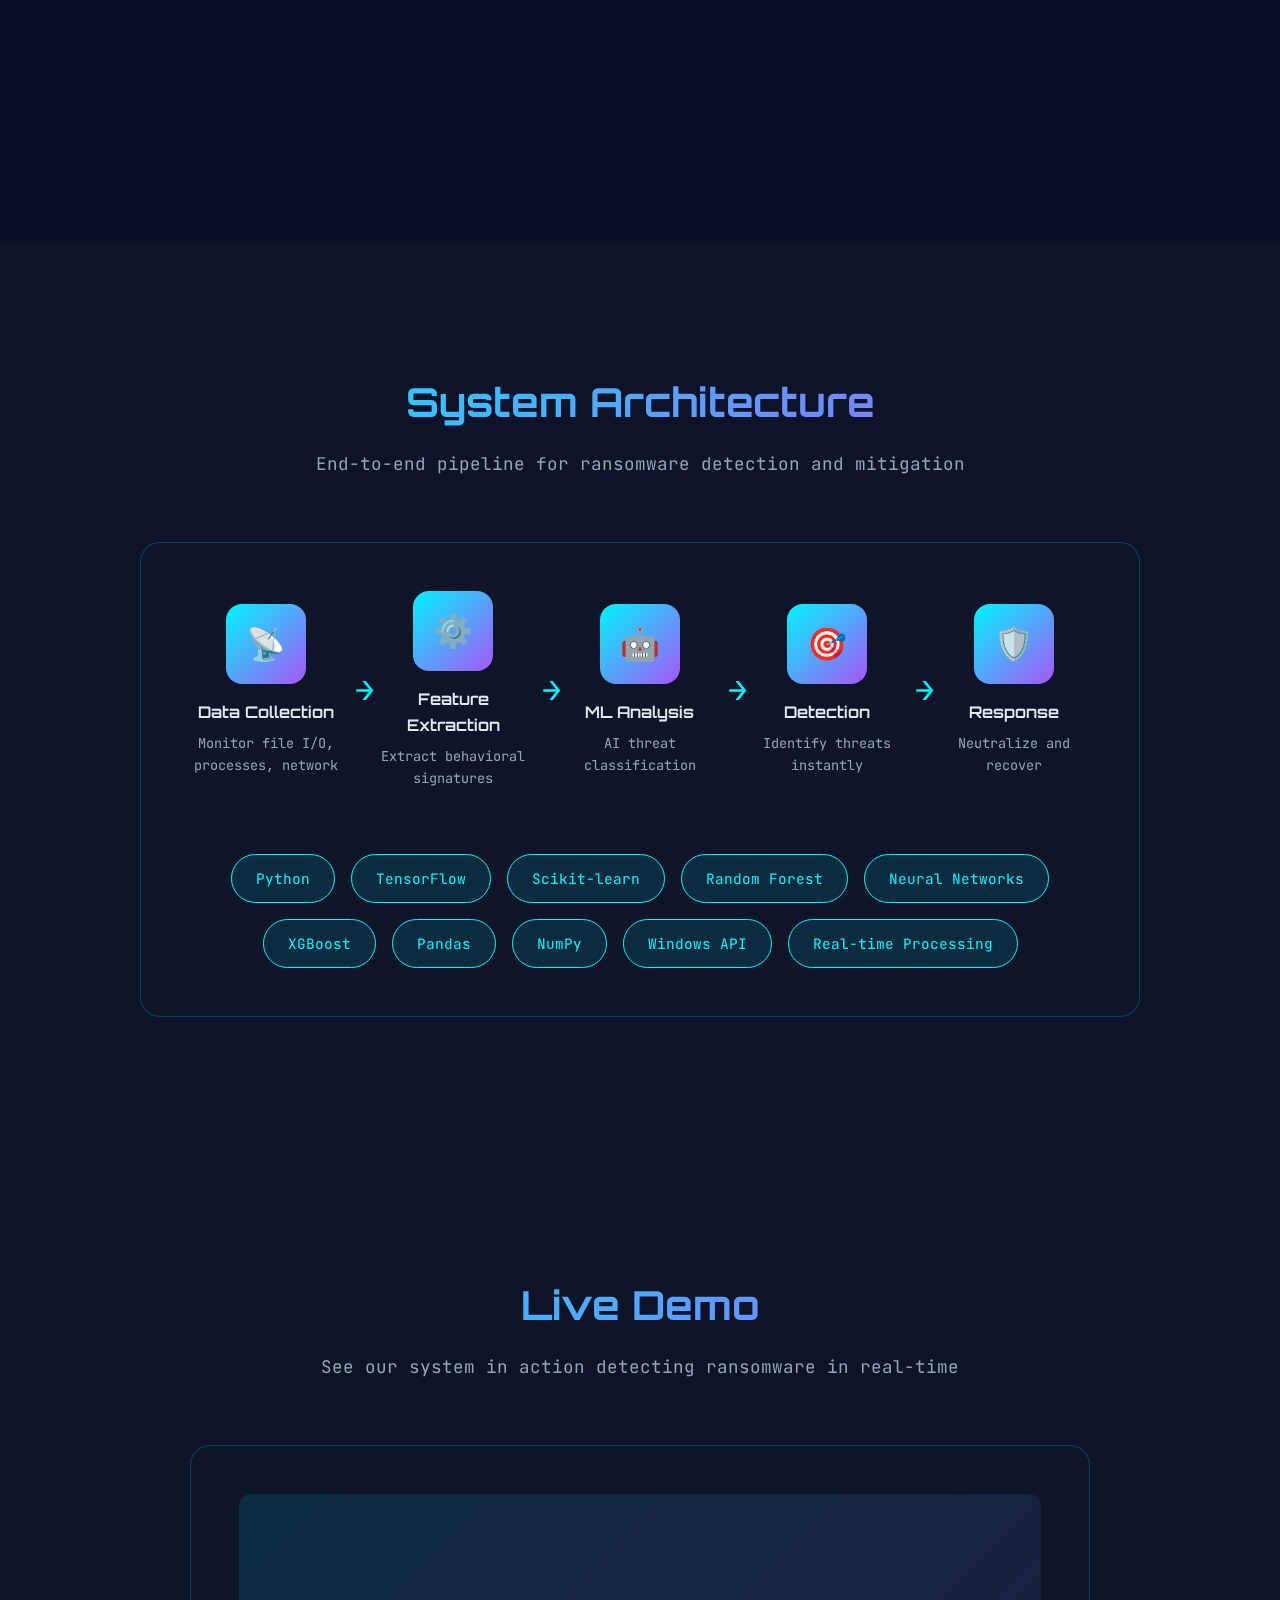
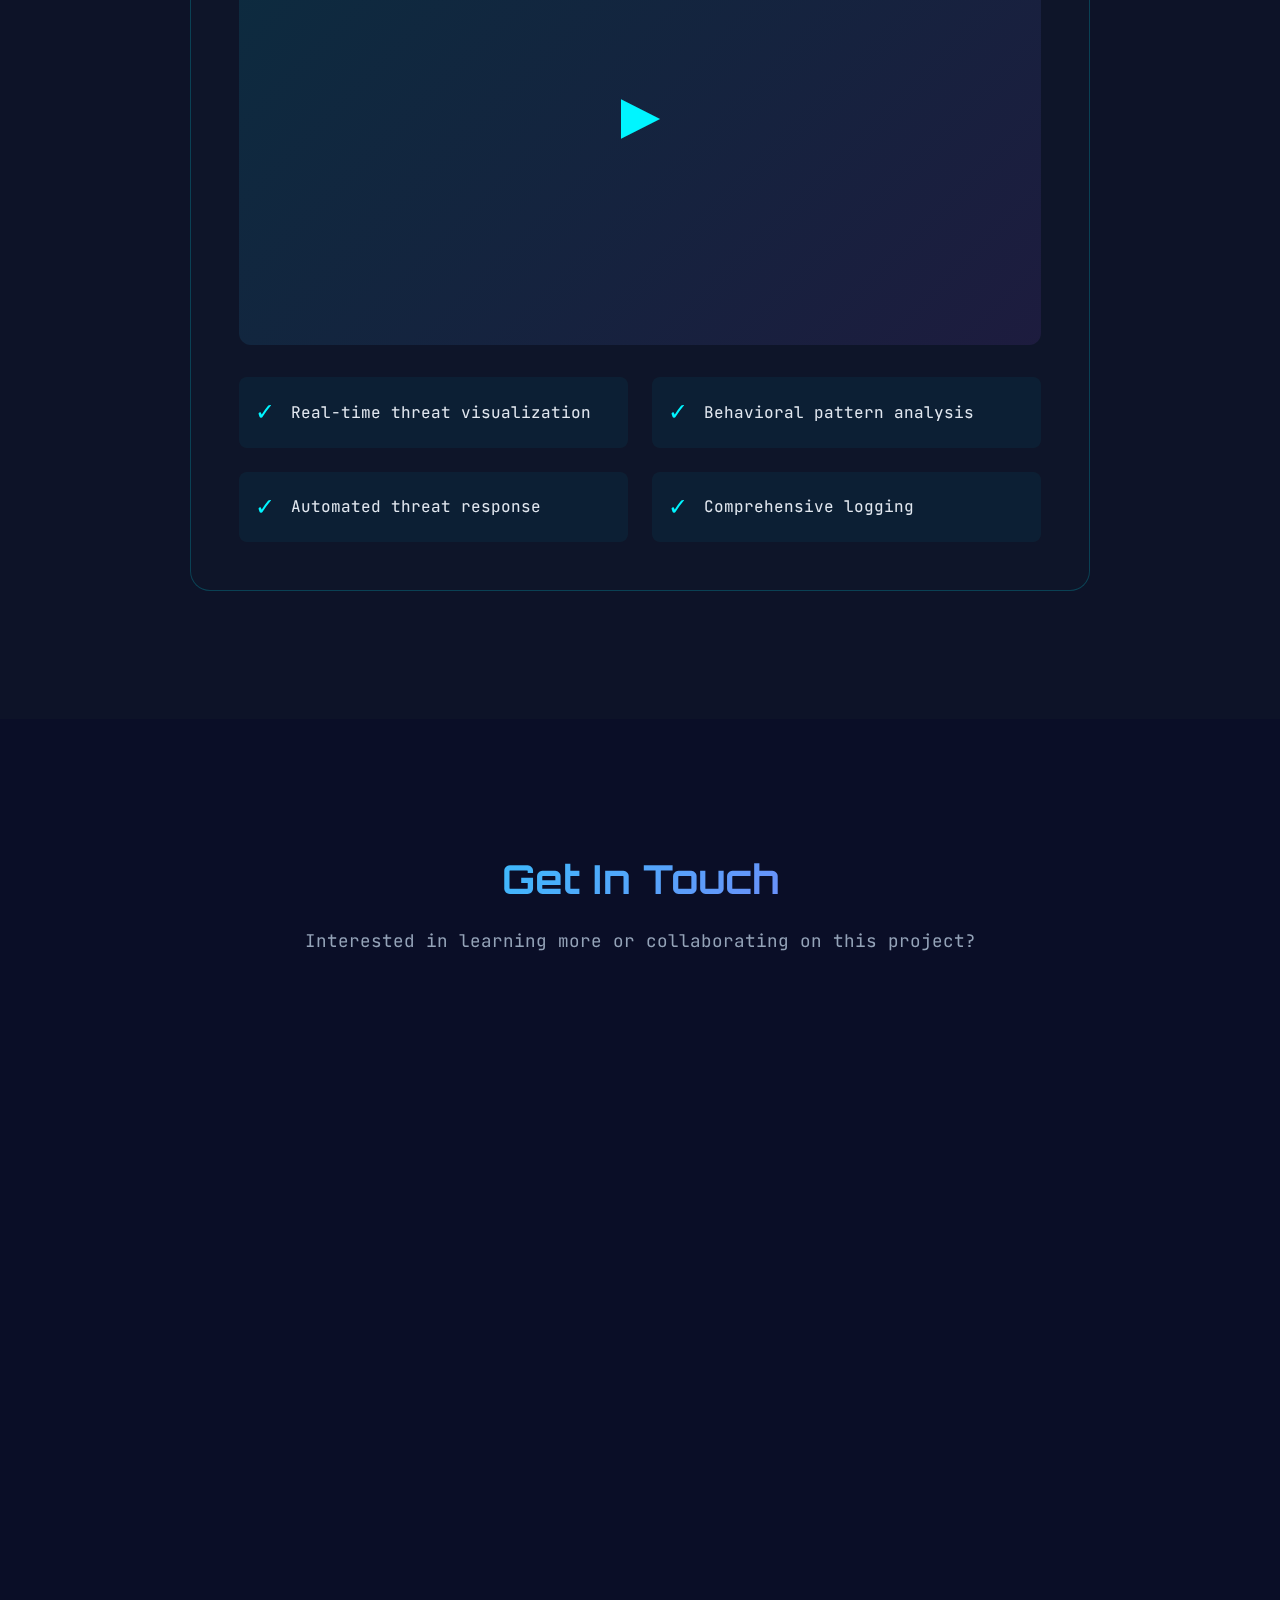
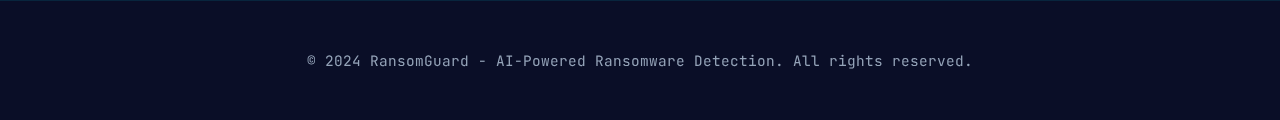
<file: Ransomware detection.html>
<!DOCTYPE html>
<html lang="en">
<head>
    <meta charset="UTF-8">
    <meta name="viewport" content="width=device-width, initial-scale=1.0">
    <title>AI-Powered Ransomware Early Detection System</title>
    <link rel="preconnect" href="https://fonts.googleapis.com">
    <link rel="preconnect" href="https://fonts.gstatic.com" crossorigin>
    <link href="https://fonts.googleapis.com/css2?family=Orbitron:wght@400;600;700;900&family=JetBrains+Mono:wght@300;400;500&display=swap" rel="stylesheet">
    
    <style>
        /* CSS Variables */
        :root {
            --primary-bg: #0a0e27;
            --secondary-bg: #0f172a;
            --accent-cyan: #00f5ff;
            --accent-purple: #a855f7;
            --accent-orange: #ff6b35;
            --text-primary: #e2e8f0;
            --text-secondary: #94a3b8;
            --card-bg: rgba(15, 23, 42, 0.8);
            --glow-cyan: rgba(0, 245, 255, 0.3);
            --glow-purple: rgba(168, 85, 247, 0.3);
        }

        /* Reset and Base Styles */
        * {
            margin: 0;
            padding: 0;
            box-sizing: border-box;
        }

        body {
            font-family: 'JetBrains Mono', monospace;
            background: var(--primary-bg);
            color: var(--text-primary);
            line-height: 1.6;
            overflow-x: hidden;
            cursor: none !important;
        }

        * {
            cursor: none !important;
        }

        /* Custom Cursor Styles */
        .custom-cursor {
            position: fixed;
            width: 30px;
            height: 30px;
            pointer-events: none;
            z-index: 10000;
            mix-blend-mode: screen;
        }

        .cursor-outer {
            width: 100%;
            height: 100%;
            border: 2px solid var(--accent-cyan);
            border-radius: 50%;
            position: absolute;
            transition: all 0.15s ease-out;
            box-shadow: 0 0 20px var(--accent-cyan),
                        inset 0 0 10px rgba(0, 245, 255, 0.3);
            animation: cursorRotate 3s linear infinite;
        }

        .cursor-outer::before {
            content: '';
            position: absolute;
            top: -2px;
            left: 50%;
            transform: translateX(-50%);
            width: 10px;
            height: 2px;
            background: var(--accent-cyan);
            box-shadow: 0 0 5px var(--accent-cyan);
        }

        .cursor-outer::after {
            content: '';
            position: absolute;
            bottom: -2px;
            left: 50%;
            transform: translateX(-50%);
            width: 10px;
            height: 2px;
            background: var(--accent-cyan);
            box-shadow: 0 0 5px var(--accent-cyan);
        }

        @keyframes cursorRotate {
            from { transform: rotate(0deg); }
            to { transform: rotate(360deg); }
        }

        .cursor-inner {
            width: 6px;
            height: 6px;
            background: var(--accent-cyan);
            border-radius: 50%;
            position: absolute;
            top: 50%;
            left: 50%;
            transform: translate(-50%, -50%);
            box-shadow: 0 0 15px var(--accent-cyan);
            transition: all 0.08s ease-out;
        }

        .cursor-glow {
            width: 50px;
            height: 50px;
            border: 1px solid rgba(0, 245, 255, 0.3);
            border-radius: 50%;
            position: absolute;
            top: 50%;
            left: 50%;
            transform: translate(-50%, -50%);
            animation: cursorPulse 2s ease-in-out infinite;
        }

        @keyframes cursorPulse {
            0%, 100% {
                transform: translate(-50%, -50%) scale(0.8);
                opacity: 0.5;
            }
            50% {
                transform: translate(-50%, -50%) scale(1.2);
                opacity: 0.1;
            }
        }

        .custom-cursor.hover .cursor-outer {
            width: 50px;
            height: 50px;
            border-color: var(--accent-purple);
            box-shadow: 0 0 30px var(--accent-purple),
                        inset 0 0 15px rgba(168, 85, 247, 0.3);
        }

        .custom-cursor.hover .cursor-inner {
            background: var(--accent-purple);
            box-shadow: 0 0 20px var(--accent-purple);
            transform: translate(-50%, -50%) scale(1.5);
        }

        .custom-cursor.click .cursor-outer {
            transform: scale(0.7);
            border-color: var(--accent-orange);
            box-shadow: 0 0 40px var(--accent-orange);
        }

        .custom-cursor.click .cursor-inner {
            background: var(--accent-orange);
            box-shadow: 0 0 25px var(--accent-orange);
        }

        /* Cursor Trail */
        .cursor-trail {
            position: fixed;
            width: 8px;
            height: 8px;
            background: var(--accent-cyan);
            border-radius: 50%;
            pointer-events: none;
            z-index: 9999;
            opacity: 0.8;
            box-shadow: 0 0 10px var(--accent-cyan);
            animation: trailFade 0.6s ease-out forwards;
        }

        @keyframes trailFade {
            to {
                transform: scale(0);
                opacity: 0;
            }
        }

        /* Cursor Particles */
        .cursor-particle {
            position: fixed;
            width: 3px;
            height: 3px;
            background: var(--accent-cyan);
            border-radius: 50%;
            pointer-events: none;
            z-index: 9998;
            box-shadow: 0 0 5px var(--accent-cyan);
        }

        /* Crosshair Lines */
        .cursor-crosshair {
            position: fixed;
            pointer-events: none;
            z-index: 9997;
            mix-blend-mode: screen;
        }

        .crosshair-line-h {
            position: fixed;
            width: 100vw;
            height: 1px;
            background: linear-gradient(90deg, 
                transparent 0%, 
                rgba(0, 245, 255, 0.3) 45%, 
                rgba(0, 245, 255, 0.6) 50%, 
                rgba(0, 245, 255, 0.3) 55%, 
                transparent 100%);
            pointer-events: none;
            z-index: 9997;
            left: 0;
            opacity: 0.5;
        }

        .crosshair-line-v {
            position: fixed;
            width: 1px;
            height: 100vh;
            background: linear-gradient(180deg, 
                transparent 0%, 
                rgba(0, 245, 255, 0.3) 45%, 
                rgba(0, 245, 255, 0.6) 50%, 
                rgba(0, 245, 255, 0.3) 55%, 
                transparent 100%);
            pointer-events: none;
            z-index: 9997;
            top: 0;
            opacity: 0.5;
        }

        /* Animated Background */
        .bg-animation {
            position: fixed;
            top: 0;
            left: 0;
            width: 100%;
            height: 100%;
            z-index: -1;
            background: 
                radial-gradient(ellipse at 20% 30%, var(--glow-cyan) 0%, transparent 50%),
                radial-gradient(ellipse at 80% 70%, var(--glow-purple) 0%, transparent 50%),
                linear-gradient(135deg, var(--primary-bg) 0%, var(--secondary-bg) 100%);
        }

        .grid-pattern {
            position: fixed;
            top: 0;
            left: 0;
            width: 100%;
            height: 100%;
            z-index: -1;
            background-image: 
                linear-gradient(rgba(199, 9, 221, 0.03) 1px, transparent 1px),
                linear-gradient(90deg, rgba(5, 53, 54, 0.03) 1px, transparent 1px);
            background-size: 50px 50px;
            animation: gridMove 20s linear infinite;
        }

        @keyframes gridMove {
            0% { transform: translateY(0); }
            100% { transform: translateY(50px); }
        }

        /* Navigation */
        nav {
            position: fixed;
            top: 0;
            width: 100%;
            padding: 1.5rem 5%;
            display: flex;
            justify-content: space-between;
            align-items: center;
            z-index: 1000;
            background: rgba(10, 14, 39, 0.95);
            backdrop-filter: blur(10px);
            border-bottom: 1px solid rgba(0, 245, 255, 0.1);
        }

        .logo {
            font-family: 'Orbitron', sans-serif;
            font-size: 1.5rem;
            font-weight: 900;
            background: linear-gradient(135deg, var(--accent-cyan), var(--accent-purple));
            -webkit-background-clip: text;
            -webkit-text-fill-color: transparent;
            background-clip: text;
            letter-spacing: 2px;
        }

        .nav-links {
            display: flex;
            gap: 2rem;
            list-style: none;
        }

        .nav-links a {
            color: var(--text-secondary);
            text-decoration: none;
            font-size: 0.9rem;
            font-weight: 500;
            transition: all 0.3s ease;
            position: relative;
        }

        .nav-links a:hover {
            color: var(--accent-cyan);
        }

        .nav-links a::after {
            content: '';
            position: absolute;
            bottom: -5px;
            left: 0;
            width: 0;
            height: 2px;
            background: var(--accent-cyan);
            transition: width 0.3s ease;
        }

        .nav-links a:hover::after {
            width: 100%;
        }

        /* Hero Section */
        .hero {
            min-height: 100vh;
            display: flex;
            align-items: center;
            justify-content: center;
            text-align: center;
            padding: 0 5%;
            position: relative;
        }

        .hero-content {
            max-width: 900px;
            animation: fadeInUp 1s ease-out;
        }

        @keyframes fadeInUp {
            from {
                opacity: 0;
                transform: translateY(30px);
            }
            to {
                opacity: 1;
                transform: translateY(0);
            }
        }

        .hero-subtitle {
            font-family: 'Orbitron', sans-serif;
            font-size: 1rem;
            color: var(--accent-cyan);
            letter-spacing: 4px;
            margin-bottom: 1rem;
            animation: fadeInUp 1s ease-out 0.2s both;
        }

        .hero h1 {
            font-family: 'Orbitron', sans-serif;
            font-size: 3.5rem;
            font-weight: 900;
            line-height: 1.2;
            margin-bottom: 1.5rem;
            background: linear-gradient(135deg, var(--accent-cyan), var(--accent-purple), var(--accent-orange));
            -webkit-background-clip: text;
            -webkit-text-fill-color: transparent;
            background-clip: text;
            animation: fadeInUp 1s ease-out 0.4s both;
        }

        .hero p {
            font-size: 1.2rem;
            color: var(--text-secondary);
            margin-bottom: 2.5rem;
            animation: fadeInUp 1s ease-out 0.6s both;
        }

        .cta-buttons {
            display: flex;
            gap: 1.5rem;
            justify-content: center;
            animation: fadeInUp 1s ease-out 0.8s both;
        }

        .btn {
            padding: 1rem 2.5rem;
            border: none;
            border-radius: 8px;
            font-family: 'Orbitron', sans-serif;
            font-size: 0.95rem;
            font-weight: 600;
            transition: all 0.3s ease;
            text-decoration: none;
            display: inline-block;
        }

        .btn-primary {
            background: linear-gradient(135deg, var(--accent-cyan), var(--accent-purple));
            color: white;
            box-shadow: 0 10px 30px rgba(0, 245, 255, 0.3);
        }

        .btn-primary:hover {
            transform: translateY(-3px);
            box-shadow: 0 15px 40px rgba(0, 245, 255, 0.5);
        }

        .btn-secondary {
            background: transparent;
            color: var(--accent-cyan);
            border: 2px solid var(--accent-cyan);
        }

        .btn-secondary:hover {
            background: var(--accent-cyan);
            color: var(--primary-bg);
            transform: translateY(-3px);
        }

        /* Section Styling */
        section {
            padding: 8rem 5%;
            position: relative;
        }

        .section-title {
            font-family: 'Orbitron', sans-serif;
            font-size: 2.5rem;
            font-weight: 700;
            text-align: center;
            margin-bottom: 1rem;
            background: linear-gradient(135deg, var(--accent-cyan), var(--accent-purple));
            -webkit-background-clip: text;
            -webkit-text-fill-color: transparent;
            background-clip: text;
        }

        .section-subtitle {
            text-align: center;
            color: var(--text-secondary);
            font-size: 1.1rem;
            margin-bottom: 4rem;
            max-width: 700px;
            margin-left: auto;
            margin-right: auto;
        }

        /* About Section */
        .about-content {
            max-width: 1200px;
            margin: 0 auto;
            display: grid;
            grid-template-columns: 1fr 1fr;
            gap: 4rem;
            align-items: center;
        }

        .about-text h3 {
            font-family: 'Orbitron', sans-serif;
            font-size: 1.8rem;
            margin-bottom: 1.5rem;
            color: var(--accent-cyan);
        }

        .about-text p {
            color: var(--text-secondary);
            margin-bottom: 1.5rem;
            font-size: 1rem;
        }

        .stats {
            display: grid;
            grid-template-columns: repeat(3, 1fr);
            gap: 2rem;
            margin-top: 3rem;
        }

        .stat-item {
            text-align: center;
            padding: 2rem;
            background: var(--card-bg);
            border-radius: 12px;
            border: 1px solid rgba(0, 245, 255, 0.2);
            transition: all 0.3s ease;
        }

        .stat-item:hover {
            transform: translateY(-5px);
            border-color: var(--accent-cyan);
            box-shadow: 0 10px 30px rgba(0, 245, 255, 0.2);
        }

        .stat-number {
            font-family: 'Orbitron', sans-serif;
            font-size: 2.5rem;
            font-weight: 900;
            color: var(--accent-cyan);
            display: block;
            margin-bottom: 0.5rem;
        }

        .stat-label {
            color: var(--text-secondary);
            font-size: 0.9rem;
        }

        /* Features Section */
        .features-grid {
            max-width: 1200px;
            margin: 0 auto;
            display: grid;
            grid-template-columns: repeat(auto-fit, minmax(300px, 1fr));
            gap: 2rem;
        }

        .feature-card {
            background: var(--card-bg);
            padding: 2.5rem;
            border-radius: 16px;
            border: 1px solid rgba(0, 245, 255, 0.1);
            transition: all 0.3s ease;
            position: relative;
            overflow: hidden;
        }

        .feature-card::before {
            content: '';
            position: absolute;
            top: 0;
            left: 0;
            width: 100%;
            height: 4px;
            background: linear-gradient(90deg, var(--accent-cyan), var(--accent-purple));
            transform: translateX(-100%);
            transition: transform 0.5s ease;
        }

        .feature-card:hover {
            transform: translateY(-10px);
            border-color: var(--accent-cyan);
            box-shadow: 0 20px 50px rgba(0, 245, 255, 0.2);
        }

        .feature-card:hover::before {
            transform: translateX(0);
        }

        .feature-icon {
            font-size: 3rem;
            margin-bottom: 1.5rem;
            display: block;
        }

        .feature-card h3 {
            font-family: 'Orbitron', sans-serif;
            font-size: 1.5rem;
            margin-bottom: 1rem;
            color: var(--accent-cyan);
        }

        .feature-card p {
            color: var(--text-secondary);
            line-height: 1.8;
        }

        /* Architecture Section */
        .architecture {
            background: rgba(15, 23, 42, 0.5);
        }

        .architecture-diagram {
            max-width: 1000px;
            margin: 0 auto;
            background: var(--card-bg);
            padding: 3rem;
            border-radius: 20px;
            border: 1px solid rgba(0, 245, 255, 0.2);
        }

        .pipeline {
            display: flex;
            justify-content: space-between;
            align-items: center;
            flex-wrap: wrap;
            gap: 2rem;
        }

        .pipeline-step {
            flex: 1;
            min-width: 150px;
            text-align: center;
            position: relative;
        }

        .pipeline-step::after {
            content: '→';
            position: absolute;
            right: -30px;
            top: 50%;
            transform: translateY(-50%);
            font-size: 2rem;
            color: var(--accent-cyan);
        }

        .pipeline-step:last-child::after {
            content: '';
        }

        .step-icon {
            width: 80px;
            height: 80px;
            margin: 0 auto 1rem;
            background: linear-gradient(135deg, var(--accent-cyan), var(--accent-purple));
            border-radius: 16px;
            display: flex;
            align-items: center;
            justify-content: center;
            font-size: 2rem;
            animation: pulse 2s ease-in-out infinite;
        }

        @keyframes pulse {
            0%, 100% { transform: scale(1); }
            50% { transform: scale(1.05); }
        }

        .step-title {
            font-family: 'Orbitron', sans-serif;
            font-size: 1rem;
            font-weight: 600;
            margin-bottom: 0.5rem;
        }

        .step-desc {
            font-size: 0.85rem;
            color: var(--text-secondary);
        }

        /* Technology Stack */
        .tech-stack {
            max-width: 1000px;
            margin: 4rem auto 0;
            display: flex;
            flex-wrap: wrap;
            gap: 1rem;
            justify-content: center;
        }

        .tech-tag {
            padding: 0.75rem 1.5rem;
            background: rgba(0, 245, 255, 0.1);
            border: 1px solid var(--accent-cyan);
            border-radius: 25px;
            font-size: 0.9rem;
            color: var(--accent-cyan);
            transition: all 0.3s ease;
        }

        .tech-tag:hover {
            background: var(--accent-cyan);
            color: var(--primary-bg);
            transform: translateY(-3px);
        }

        /* Demo Section */
        .demo {
            background: rgba(15, 23, 42, 0.5);
        }

        .demo-container {
            max-width: 900px;
            margin: 0 auto;
            background: var(--card-bg);
            padding: 3rem;
            border-radius: 20px;
            border: 1px solid rgba(0, 245, 255, 0.2);
        }

        .demo-video {
            width: 100%;
            aspect-ratio: 16/9;
            background: linear-gradient(135deg, rgba(0, 245, 255, 0.1), rgba(168, 85, 247, 0.1));
            border-radius: 12px;
            display: flex;
            align-items: center;
            justify-content: center;
            font-size: 4rem;
            color: var(--accent-cyan);
            margin-bottom: 2rem;
            transition: all 0.3s ease;
        }

        .demo-video:hover {
            transform: scale(1.02);
            box-shadow: 0 20px 50px rgba(0, 245, 255, 0.3);
        }

        .demo-features {
            display: grid;
            grid-template-columns: repeat(2, 1fr);
            gap: 1.5rem;
            margin-top: 2rem;
        }

        .demo-feature {
            display: flex;
            align-items: center;
            gap: 1rem;
            padding: 1rem;
            background: rgba(0, 245, 255, 0.05);
            border-radius: 8px;
        }

        .demo-feature::before {
            content: '✓';
            font-size: 1.5rem;
            color: var(--accent-cyan);
        }

        /* Contact Section */
        .contact-content {
            max-width: 800px;
            margin: 0 auto;
            text-align: center;
        }

        .contact-info {
            display: grid;
            grid-template-columns: repeat(auto-fit, minmax(250px, 1fr));
            gap: 2rem;
            margin-top: 3rem;
        }

        .contact-card {
            background: var(--card-bg);
            padding: 2rem;
            border-radius: 12px;
            border: 1px solid rgba(0, 245, 255, 0.2);
            transition: all 0.3s ease;
        }

        .contact-card:hover {
            transform: translateY(-5px);
            border-color: var(--accent-cyan);
            box-shadow: 0 10px 30px rgba(0, 245, 255, 0.2);
        }

        .contact-icon {
            font-size: 2.5rem;
            margin-bottom: 1rem;
        }

        .contact-card h3 {
            font-family: 'Orbitron', sans-serif;
            font-size: 1.2rem;
            margin-bottom: 0.5rem;
            color: var(--accent-cyan);
        }

        .contact-card a {
            color: var(--text-secondary);
            text-decoration: none;
            transition: color 0.3s ease;
        }

        .contact-card a:hover {
            color: var(--accent-cyan);
        }

        /* Footer */
        footer {
            padding: 3rem 5%;
            text-align: center;
            border-top: 1px solid rgba(0, 245, 255, 0.1);
            color: var(--text-secondary);
        }

        footer p {
            font-size: 0.9rem;
        }

        /* Scroll Animation */
        .fade-in {
            opacity: 0;
            transform: translateY(30px);
            transition: opacity 0.6s ease, transform 0.6s ease;
        }

        .fade-in.visible {
            opacity: 1;
            transform: translateY(0);
        }

        /* Responsive Design */
        @media (max-width: 768px) {
            body {
                cursor: auto !important;
            }
            
            * {
                cursor: auto !important;
            }
            
            .custom-cursor,
            .cursor-crosshair,
            .cursor-trail,
            .cursor-particle {
                display: none !important;
            }

            .hero h1 {
                font-size: 2.5rem;
            }

            .hero p {
                font-size: 1rem;
            }

            .cta-buttons {
                flex-direction: column;
            }

            .about-content {
                grid-template-columns: 1fr;
            }

            .stats {
                grid-template-columns: 1fr;
            }

            .nav-links {
                display: none;
            }

            .pipeline {
                flex-direction: column;
            }

            .pipeline-step::after {
                content: '↓';
                right: 50%;
                top: auto;
                bottom: -40px;
                transform: translateX(50%);
            }

            .demo-features {
                grid-template-columns: 1fr;
            }
        }
    </style>
</head>
<body>
    <div class="bg-animation"></div>
    <div class="grid-pattern"></div>

    <!-- Custom Cursor -->
    <div class="custom-cursor">
        <div class="cursor-outer"></div>
        <div class="cursor-inner"></div>
        <div class="cursor-glow"></div>
    </div>

    <!-- Crosshair Lines -->
    <div class="cursor-crosshair">
        <div class="crosshair-line-h"></div>
        <div class="crosshair-line-v"></div>
    </div>

    <!-- Navigation -->
    <nav>
        <div class="logo">RANSOMGUARD</div>
        <ul class="nav-links">
            <li><a href="#home">Home</a></li>
            <li><a href="#about">About</a></li>
            <li><a href="#features">Features</a></li>
            <li><a href="#architecture">Architecture</a></li>
            <li><a href="#demo">Demo</a></li>
            <li><a href="#contact">Contact</a></li>
            <li></li><a href="#MLshowcase.html">ML Showcase</a></li>

        </ul>
    </nav>

    <!-- Hero Section -->
    <section id="home" class="hero">
        <div class="hero-content">
            <div class="hero-subtitle">ADVANCED CYBERSECURITY</div>
            <h1>Real-Time AI-Powered Ransomware Early Detection System</h1>
            <p>Leveraging Machine Learning and Behavioral Fingerprinting to detect and neutralize ransomware threats before they strike</p>
            <div class="cta-buttons">
                <a href="#demo" class="btn btn-primary">View Demo</a>
                <a href="#about" class="btn btn-secondary">Learn More</a>
            </div>
        </div>
    </section>

    <!-- About Section -->
    <section id="about">
        <h2 class="section-title">About the Project</h2>
        <p class="section-subtitle">Next-generation ransomware detection using cutting-edge AI technology</p>
        
        <div class="about-content">
            <div class="about-text">
                <h3>Revolutionizing Cybersecurity</h3>
                <p>Our AI-powered ransomware detection system represents a paradigm shift in cybersecurity defense. By combining machine learning algorithms with behavioral fingerprinting techniques, we can identify ransomware attacks in real-time with unprecedented accuracy.</p>
                <p>Traditional signature-based detection methods fail against zero-day ransomware variants. Our system analyzes behavioral patterns, file system activities, and process behaviors to detect malicious activity before encryption begins.</p>
                <p>The system continuously monitors system processes, file operations, and network activities, building a comprehensive behavioral profile that can distinguish between legitimate user actions and ransomware behavior.</p>
            </div>
            <div class="stats">
                <div class="stat-item fade-in">
                    <span class="stat-number">99.7%</span>
                    <span class="stat-label">Detection Accuracy</span>
                </div>
                <div class="stat-item fade-in">
                    <span class="stat-number">&lt;100ms</span>
                    <span class="stat-label">Response Time</span>
                </div>
                <div class="stat-item fade-in">
                    <span class="stat-number">0.01%</span>
                    <span class="stat-label">False Positive Rate</span>
                </div>
            </div>
        </div>
    </section>

    <!-- Features Section -->
    <section id="features">
        <h2 class="section-title">Key Features</h2>
        <p class="section-subtitle">Advanced capabilities that set our system apart</p>
        
        <div class="features-grid">
            <div class="feature-card fade-in">
                <span class="feature-icon">🧠</span>
                <h3>Machine Learning Core</h3>
                <p>Advanced neural networks trained on millions of malware samples, capable of identifying even novel ransomware variants through pattern recognition and anomaly detection.</p>
            </div>
            <div class="feature-card fade-in">
                <span class="feature-icon">🔍</span>
                <h3>Behavioral Analysis</h3>
                <p>Real-time monitoring of file system operations, process behaviors, and registry modifications to create unique behavioral fingerprints for threat identification.</p>
            </div>
            <div class="feature-card fade-in">
                <span class="feature-icon">⚡</span>
                <h3>Real-Time Detection</h3>
                <p>Sub-millisecond threat detection with immediate response capabilities, stopping ransomware before encryption can begin.</p>
            </div>
            <div class="feature-card fade-in">
                <span class="feature-icon">🛡️</span>
                <h3>Automated Response</h3>
                <p>Intelligent threat mitigation system that can isolate infected processes, quarantine files, and restore from secure backups automatically.</p>
            </div>
            <div class="feature-card fade-in">
                <span class="feature-icon">📊</span>
                <h3>Advanced Analytics</h3>
                <p>Comprehensive dashboards and reporting tools providing deep insights into threat patterns, system vulnerabilities, and security posture.</p>
            </div>
            <div class="feature-card fade-in">
                <span class="feature-icon">🔄</span>
                <h3>Continuous Learning</h3>
                <p>Self-improving AI models that adapt to new threats through continuous learning and regular updates from global threat intelligence.</p>
            </div>
        </div>
    </section>

    <!-- Architecture Section -->
    <section id="architecture" class="architecture">
        <h2 class="section-title">System Architecture</h2>
        <p class="section-subtitle">End-to-end pipeline for ransomware detection and mitigation</p>
        
        <div class="architecture-diagram">
            <div class="pipeline">
                <div class="pipeline-step">
                    <div class="step-icon">📡</div>
                    <div class="step-title">Data Collection</div>
                    <div class="step-desc">Monitor file I/O, processes, network</div>
                </div>
                <div class="pipeline-step">
                    <div class="step-icon">⚙️</div>
                    <div class="step-title">Feature Extraction</div>
                    <div class="step-desc">Extract behavioral signatures</div>
                </div>
                <div class="pipeline-step">
                    <div class="step-icon">🤖</div>
                    <div class="step-title">ML Analysis</div>
                    <div class="step-desc">AI threat classification</div>
                </div>
                <div class="pipeline-step">
                    <div class="step-icon">🎯</div>
                    <div class="step-title">Detection</div>
                    <div class="step-desc">Identify threats instantly</div>
                </div>
                <div class="pipeline-step">
                    <div class="step-icon">🛡️</div>
                    <div class="step-title">Response</div>
                    <div class="step-desc">Neutralize and recover</div>
                </div>
            </div>

            <div class="tech-stack">
                <span class="tech-tag">Python</span>
                <span class="tech-tag">TensorFlow</span>
                <span class="tech-tag">Scikit-learn</span>
                <span class="tech-tag">Random Forest</span>
                <span class="tech-tag">Neural Networks</span>
                <span class="tech-tag">XGBoost</span>
                <span class="tech-tag">Pandas</span>
                <span class="tech-tag">NumPy</span>
                <span class="tech-tag">Windows API</span>
                <span class="tech-tag">Real-time Processing</span>
            </div>
        </div>
    </section>

    <!-- Demo Section -->
    <section id="demo" class="demo">
        <h2 class="section-title">Live Demo</h2>
        <p class="section-subtitle">See our system in action detecting ransomware in real-time</p>
        
        <div class="demo-container">
            <div class="demo-video">▶</div>
            <div class="demo-features">
                <div class="demo-feature">Real-time threat visualization</div>
                <div class="demo-feature">Behavioral pattern analysis</div>
                <div class="demo-feature">Automated threat response</div>
                <div class="demo-feature">Comprehensive logging</div>
            </div>
        </div>
    </section>

    <!-- Contact Section -->
    <section id="contact">
        <h2 class="section-title">Get In Touch</h2>
        <p class="section-subtitle">Interested in learning more or collaborating on this project?</p>
        
        <div class="contact-content">
            <div class="contact-info">
                <div class="contact-card fade-in">
                    <div class="contact-icon">📧</div>
                    <h3>Email</h3>
                    <a href="mailto:project@ransomguard.ai">project@ransomguard.ai</a>
                </div>
                <div class="contact-card fade-in">
                    <div class="contact-icon">💼</div>
                    <h3>LinkedIn</h3>
                    <a href="#" target="_blank">Connect with us</a>
                </div>
                <div class="contact-card fade-in">
                    <div class="contact-icon">🐙</div>
                    <h3>GitHub</h3>
                    <a href="#" target="_blank">View Source Code</a>
                </div>
            </div>
        </div>
    </section>

    <!-- Footer -->
    <footer>
        <p>&copy; 2024 RansomGuard - AI-Powered Ransomware Detection. All rights reserved.</p>
    </footer>

    <script>
        // Custom Cursor
        const cursor = document.querySelector('.custom-cursor');
        const cursorInner = document.querySelector('.cursor-inner');
        const cursorOuter = document.querySelector('.cursor-outer');
        const crosshairH = document.querySelector('.crosshair-line-h');
        const crosshairV = document.querySelector('.crosshair-line-v');
        
        let mouseX = 0;
        let mouseY = 0;
        let cursorX = 0;
        let cursorY = 0;
        
        // Update mouse position
        document.addEventListener('mousemove', (e) => {
            mouseX = e.clientX;
            mouseY = e.clientY;
            
            // Update crosshair position
            if (crosshairH && crosshairV) {
                crosshairH.style.top = mouseY + 'px';
                crosshairV.style.left = mouseX + 'px';
            }
            
            // Create trail effect
            if (Math.random() > 0.8) {
                createTrail(mouseX, mouseY);
            }
            
            // Create particles occasionally
            if (Math.random() > 0.95) {
                createParticle(mouseX, mouseY);
            }
        });
        
        // Smooth cursor follow
        function animateCursor() {
            const speed = 0.15;
            
            cursorX += (mouseX - cursorX) * speed;
            cursorY += (mouseY - cursorY) * speed;
            
            if (cursor) {
                cursor.style.left = cursorX + 'px';
                cursor.style.top = cursorY + 'px';
            }
            
            requestAnimationFrame(animateCursor);
        }
        animateCursor();
        
        // Create trail effect
        function createTrail(x, y) {
            const trail = document.createElement('div');
            trail.className = 'cursor-trail';
            trail.style.left = x + 'px';
            trail.style.top = y + 'px';
            document.body.appendChild(trail);
            
            setTimeout(() => trail.remove(), 600);
        }
        
        // Create particle effect
        function createParticle(x, y) {
            const particle = document.createElement('div');
            particle.className = 'cursor-particle';
            particle.style.left = x + 'px';
            particle.style.top = y + 'px';
            
            const angle = Math.random() * Math.PI * 2;
            const distance = 30 + Math.random() * 50;
            const tx = Math.cos(angle) * distance;
            const ty = Math.sin(angle) * distance;
            
            particle.style.setProperty('--tx', tx + 'px');
            particle.style.setProperty('--ty', ty + 'px');
            
            document.body.appendChild(particle);
            
            setTimeout(() => particle.remove(), 1000);
        }
        
        // Hover effect
        const hoverElements = document.querySelectorAll('a, button, .btn, .feature-card, .stat-item, .tech-tag, .contact-card');
        
        hoverElements.forEach(el => {
            el.addEventListener('mouseenter', () => {
                cursor.classList.add('hover');
            });
            
            el.addEventListener('mouseleave', () => {
                cursor.classList.remove('hover');
            });
        });
        
        // Click effect
        document.addEventListener('mousedown', () => {
            cursor.classList.add('click');
            
            // Create burst of particles
            for (let i = 0; i < 8; i++) {
                setTimeout(() => createParticle(mouseX, mouseY), i * 20);
            }
        });
        
        document.addEventListener('mouseup', () => {
            cursor.classList.remove('click');
        });

        // Smooth scrolling
        document.querySelectorAll('a[href^="#"]').forEach(anchor => {
            anchor.addEventListener('click', function (e) {
                e.preventDefault();
                const target = document.querySelector(this.getAttribute('href'));
                if (target) {
                    target.scrollIntoView({
                        behavior: 'smooth',
                        block: 'start'
                    });
                }
            });
        });

        // Intersection Observer for fade-in animations
        const observerOptions = {
            threshold: 0.1,
            rootMargin: '0px 0px -100px 0px'
        };

        const observer = new IntersectionObserver((entries) => {
            entries.forEach(entry => {
                if (entry.isIntersecting) {
                    entry.target.classList.add('visible');
                }
            });
        }, observerOptions);

        document.querySelectorAll('.fade-in').forEach(el => observer.observe(el));

        // Demo video interaction
        document.querySelector('.demo-video')?.addEventListener('click', function() {
            this.innerHTML = '⏸';
            this.style.background = 'linear-gradient(135deg, rgba(0, 245, 255, 0.3), rgba(168, 85, 247, 0.3))';
            
            setTimeout(() => {
                this.innerHTML = '▶';
                this.style.background = 'linear-gradient(135deg, rgba(0, 245, 255, 0.1), rgba(168, 85, 247, 0.1))';
            }, 2000);
        });

        // Console message
        console.log('%c🛡️ RANSOMGUARD SYSTEM ACTIVE', 'color: #00f5ff; font-size: 20px; font-weight: bold; text-shadow: 0 0 10px #00f5ff;');
        console.log('%cThreat Detection: ONLINE | Behavioral Analysis: ACTIVE', 'color: #a855f7; font-size: 14px;');
    </script>
</body>
</html>
</file>
<file: style.css>
/* CSS Variables */
:root {
    --primary-bg: #0a0e27;
    --secondary-bg: #0f172a;
    --accent-cyan: #00f5ff;
    --accent-purple: #a855f7;
    --accent-orange: #ff6b35;
    --text-primary: #e2e8f0;
    --text-secondary: #94a3b8;
    --card-bg: rgba(15, 23, 42, 0.8);
    --glow-cyan: rgba(0, 245, 255, 0.3);
    --glow-purple: rgba(168, 85, 247, 0.3);
}

/* Reset and Base Styles */
* {
    margin: 0;
    padding: 0;
    box-sizing: border-box;
}

body {
    font-family: 'JetBrains Mono', monospace;
    background: var(--primary-bg);
    color: var(--text-primary);
    line-height: 1.6;
    overflow-x: hidden;
    cursor: none;
}

/* Custom Cursor */
.custom-cursor {
    position: fixed;
    width: 30px;
    height: 30px;
    border: 2px solid var(--accent-cyan);
    border-radius: 50%;
    pointer-events: none;
    z-index: 10000;
    transition: all 0.1s ease;
    transform: translate(-50%, -50%);
    mix-blend-mode: difference;
}

.custom-cursor::before {
    content: '';
    position: absolute;
    top: 50%;
    left: 50%;
    width: 6px;
    height: 6px;
    background: var(--accent-cyan);
    border-radius: 50%;
    transform: translate(-50%, -50%);
    box-shadow: 0 0 10px var(--accent-cyan);
}

.custom-cursor::after {
    content: '';
    position: absolute;
    top: -8px;
    left: -8px;
    right: -8px;
    bottom: -8px;
    border: 1px solid var(--accent-cyan);
    border-radius: 50%;
    opacity: 0.3;
    animation: cursorPulse 2s ease-in-out infinite;
}

@keyframes cursorPulse {
    0%, 100% {
        transform: scale(1);
        opacity: 0.3;
    }
    50% {
        transform: scale(1.2);
        opacity: 0.1;
    }
}

.cursor-follower {
    position: fixed;
    width: 8px;
    height: 8px;
    background: var(--accent-cyan);
    border-radius: 50%;
    pointer-events: none;
    z-index: 9999;
    transition: all 0.15s ease;
    transform: translate(-50%, -50%);
    box-shadow: 0 0 20px var(--accent-cyan);
}

/* Cursor Trail Effect */
.cursor-trail {
    position: fixed;
    width: 4px;
    height: 4px;
    background: var(--accent-cyan);
    border-radius: 50%;
    pointer-events: none;
    z-index: 9998;
    animation: trailFade 0.5s ease-out forwards;
    box-shadow: 0 0 10px var(--accent-cyan);
}

@keyframes trailFade {
    0% {
        opacity: 1;
        transform: scale(1);
    }
    100% {
        opacity: 0;
        transform: scale(0.5);
    }
}

/* Glitch Effect on Cursor */
.cursor-glitch {
    position: fixed;
    width: 30px;
    height: 30px;
    pointer-events: none;
    z-index: 9997;
    border: 1px solid var(--accent-purple);
    border-radius: 50%;
    transform: translate(-50%, -50%);
    animation: glitchEffect 0.3s ease-in-out;
}

@keyframes glitchEffect {
    0%, 100% {
        transform: translate(-50%, -50%) translate(0, 0);
        opacity: 0.5;
    }
    25% {
        transform: translate(-50%, -50%) translate(-5px, 5px);
        opacity: 0.8;
    }
    50% {
        transform: translate(-50%, -50%) translate(5px, -5px);
        opacity: 0.6;
    }
    75% {
        transform: translate(-50%, -50%) translate(-3px, -3px);
        opacity: 0.4;
    }
}

/* Particle Effect */
.cursor-particle {
    position: fixed;
    width: 3px;
    height: 3px;
    background: var(--accent-cyan);
    border-radius: 50%;
    pointer-events: none;
    z-index: 9996;
    animation: particleFloat 1s ease-out forwards;
}

@keyframes particleFloat {
    0% {
        opacity: 1;
        transform: translate(0, 0) scale(1);
    }
    100% {
        opacity: 0;
        transform: translate(var(--tx), var(--ty)) scale(0);
    }
}

/* Scanline effect when cursor moves */
.cursor-scanline {
    position: fixed;
    width: 100%;
    height: 2px;
    background: linear-gradient(90deg, transparent, var(--accent-cyan), transparent);
    pointer-events: none;
    z-index: 9995;
    left: 0;
    opacity: 0.3;
    animation: scanlineFade 0.5s ease-out forwards;
}

@keyframes scanlineFade {
    0% {
        opacity: 0.5;
    }
    100% {
        opacity: 0;
    }
}

@keyframes clickRipple {
    0% {
        width: 0;
        height: 0;
        opacity: 1;
    }
    100% {
        width: 100px;
        height: 100px;
        opacity: 0;
    }
}

/* Animated Background */
.bg-animation {
    position: fixed;
    top: 0;
    left: 0;
    width: 100%;
    height: 100%;
    z-index: -1;
    background: 
        radial-gradient(ellipse at 20% 30%, var(--glow-cyan) 0%, transparent 50%),
        radial-gradient(ellipse at 80% 70%, var(--glow-purple) 0%, transparent 50%),
        linear-gradient(135deg, var(--primary-bg) 0%, var(--secondary-bg) 100%);
}

.grid-pattern {
    position: fixed;
    top: 0;
    left: 0;
    width: 100%;
    height: 100%;
    z-index: -1;
    background-image: 
        linear-gradient(rgba(0, 245, 255, 0.03) 1px, transparent 1px),
        linear-gradient(90deg, rgba(0, 245, 255, 0.03) 1px, transparent 1px);
    background-size: 50px 50px;
    animation: gridMove 20s linear infinite;
}

@keyframes gridMove {
    0% { transform: translateY(0); }
    100% { transform: translateY(50px); }
}

/* Navigation */
nav {
    position: fixed;
    top: 0;
    width: 100%;
    padding: 1.5rem 5%;
    display: flex;
    justify-content: space-between;
    align-items: center;
    z-index: 1000;
    background: rgba(10, 14, 39, 0.8);
    backdrop-filter: blur(10px);
    border-bottom: 1px solid rgba(0, 245, 255, 0.1);
}

.logo {
    font-family: 'Orbitron', sans-serif;
    font-size: 1.5rem;
    font-weight: 900;
    background: linear-gradient(135deg, var(--accent-cyan), var(--accent-purple));
    -webkit-background-clip: text;
    -webkit-text-fill-color: transparent;
    background-clip: text;
    letter-spacing: 2px;
}

.nav-links {
    display: flex;
    gap: 2rem;
    list-style: none;
}

.nav-links a {
    color: var(--text-secondary);
    text-decoration: none;
    font-size: 0.9rem;
    font-weight: 500;
    transition: all 0.3s ease;
    position: relative;
}

.nav-links a:hover {
    color: var(--accent-cyan);
}

.nav-links a::after {
    content: '';
    position: absolute;
    bottom: -5px;
    left: 0;
    width: 0;
    height: 2px;
    background: var(--accent-cyan);
    transition: width 0.3s ease;
}

.nav-links a:hover::after {
    width: 100%;
}

/* Hero Section */
.hero {
    min-height: 100vh;
    display: flex;
    align-items: center;
    justify-content: center;
    text-align: center;
    padding: 0 5%;
    position: relative;
}

.hero-content {
    max-width: 900px;
    animation: fadeInUp 1s ease-out;
}

@keyframes fadeInUp {
    from {
        opacity: 0;
        transform: translateY(30px);
    }
    to {
        opacity: 1;
        transform: translateY(0);
    }
}

.hero-subtitle {
    font-family: 'Orbitron', sans-serif;
    font-size: 1rem;
    color: var(--accent-cyan);
    letter-spacing: 4px;
    margin-bottom: 1rem;
    animation: fadeInUp 1s ease-out 0.2s both;
}

.hero h1 {
    font-family: 'Orbitron', sans-serif;
    font-size: 3.5rem;
    font-weight: 900;
    line-height: 1.2;
    margin-bottom: 1.5rem;
    background: linear-gradient(135deg, var(--accent-cyan), var(--accent-purple), var(--accent-orange));
    -webkit-background-clip: text;
    -webkit-text-fill-color: transparent;
    background-clip: text;
    animation: fadeInUp 1s ease-out 0.4s both;
}

.hero p {
    font-size: 1.2rem;
    color: var(--text-secondary);
    margin-bottom: 2.5rem;
    animation: fadeInUp 1s ease-out 0.6s both;
}

.cta-buttons {
    display: flex;
    gap: 1.5rem;
    justify-content: center;
    animation: fadeInUp 1s ease-out 0.8s both;
}

.btn {
    padding: 1rem 2.5rem;
    border: none;
    border-radius: 8px;
    font-family: 'Orbitron', sans-serif;
    font-size: 0.95rem;
    font-weight: 600;
    cursor: pointer;
    transition: all 0.3s ease;
    text-decoration: none;
    display: inline-block;
}

.btn-primary {
    background: linear-gradient(135deg, var(--accent-cyan), var(--accent-purple));
    color: white;
    box-shadow: 0 10px 30px rgba(0, 245, 255, 0.3);
}

.btn-primary:hover {
    transform: translateY(-3px);
    box-shadow: 0 15px 40px rgba(0, 245, 255, 0.5);
}

.btn-secondary {
    background: transparent;
    color: var(--accent-cyan);
    border: 2px solid var(--accent-cyan);
}

.btn-secondary:hover {
    background: var(--accent-cyan);
    color: var(--primary-bg);
    transform: translateY(-3px);
}

/* Section Styling */
section {
    padding: 8rem 5%;
    position: relative;
}

.section-title {
    font-family: 'Orbitron', sans-serif;
    font-size: 2.5rem;
    font-weight: 700;
    text-align: center;
    margin-bottom: 1rem;
    background: linear-gradient(135deg, var(--accent-cyan), var(--accent-purple));
    -webkit-background-clip: text;
    -webkit-text-fill-color: transparent;
    background-clip: text;
}

.section-subtitle {
    text-align: center;
    color: var(--text-secondary);
    font-size: 1.1rem;
    margin-bottom: 4rem;
    max-width: 700px;
    margin-left: auto;
    margin-right: auto;
}

/* About Section */
.about-content {
    max-width: 1200px;
    margin: 0 auto;
    display: grid;
    grid-template-columns: 1fr 1fr;
    gap: 4rem;
    align-items: center;
}

.about-text h3 {
    font-family: 'Orbitron', sans-serif;
    font-size: 1.8rem;
    margin-bottom: 1.5rem;
    color: var(--accent-cyan);
}

.about-text p {
    color: var(--text-secondary);
    margin-bottom: 1.5rem;
    font-size: 1rem;
}

.stats {
    display: grid;
    grid-template-columns: repeat(3, 1fr);
    gap: 2rem;
    margin-top: 3rem;
}

.stat-item {
    text-align: center;
    padding: 2rem;
    background: var(--card-bg);
    border-radius: 12px;
    border: 1px solid rgba(0, 245, 255, 0.2);
    transition: all 0.3s ease;
}

.stat-item:hover {
    transform: translateY(-5px);
    border-color: var(--accent-cyan);
    box-shadow: 0 10px 30px rgba(0, 245, 255, 0.2);
}

.stat-number {
    font-family: 'Orbitron', sans-serif;
    font-size: 2.5rem;
    font-weight: 900;
    color: var(--accent-cyan);
    display: block;
    margin-bottom: 0.5rem;
}

.stat-label {
    color: var(--text-secondary);
    font-size: 0.9rem;
}

/* Features Section */
.features-grid {
    max-width: 1200px;
    margin: 0 auto;
    display: grid;
    grid-template-columns: repeat(auto-fit, minmax(300px, 1fr));
    gap: 2rem;
}

.feature-card {
    background: var(--card-bg);
    padding: 2.5rem;
    border-radius: 16px;
    border: 1px solid rgba(0, 245, 255, 0.1);
    transition: all 0.3s ease;
    position: relative;
    overflow: hidden;
}

.feature-card::before {
    content: '';
    position: absolute;
    top: 0;
    left: 0;
    width: 100%;
    height: 4px;
    background: linear-gradient(90deg, var(--accent-cyan), var(--accent-purple));
    transform: translateX(-100%);
    transition: transform 0.5s ease;
}

.feature-card:hover {
    transform: translateY(-10px);
    border-color: var(--accent-cyan);
    box-shadow: 0 20px 50px rgba(0, 245, 255, 0.2);
}

.feature-card:hover::before {
    transform: translateX(0);
}

.feature-icon {
    font-size: 3rem;
    margin-bottom: 1.5rem;
    display: block;
}

.feature-card h3 {
    font-family: 'Orbitron', sans-serif;
    font-size: 1.5rem;
    margin-bottom: 1rem;
    color: var(--accent-cyan);
}

.feature-card p {
    color: var(--text-secondary);
    line-height: 1.8;
}

/* Architecture Section */
.architecture {
    background: rgba(15, 23, 42, 0.5);
}

.architecture-diagram {
    max-width: 1000px;
    margin: 0 auto;
    background: var(--card-bg);
    padding: 3rem;
    border-radius: 20px;
    border: 1px solid rgba(0, 245, 255, 0.2);
}

.pipeline {
    display: flex;
    justify-content: space-between;
    align-items: center;
    flex-wrap: wrap;
    gap: 2rem;
}

.pipeline-step {
    flex: 1;
    min-width: 150px;
    text-align: center;
    position: relative;
}

.pipeline-step::after {
    content: '→';
    position: absolute;
    right: -30px;
    top: 50%;
    transform: translateY(-50%);
    font-size: 2rem;
    color: var(--accent-cyan);
}

.pipeline-step:last-child::after {
    content: '';
}

.step-icon {
    width: 80px;
    height: 80px;
    margin: 0 auto 1rem;
    background: linear-gradient(135deg, var(--accent-cyan), var(--accent-purple));
    border-radius: 16px;
    display: flex;
    align-items: center;
    justify-content: center;
    font-size: 2rem;
    animation: pulse 2s ease-in-out infinite;
}

@keyframes pulse {
    0%, 100% { transform: scale(1); }
    50% { transform: scale(1.05); }
}

.step-title {
    font-family: 'Orbitron', sans-serif;
    font-size: 1rem;
    font-weight: 600;
    margin-bottom: 0.5rem;
}

.step-desc {
    font-size: 0.85rem;
    color: var(--text-secondary);
}

/* Technology Stack */
.tech-stack {
    max-width: 1000px;
    margin: 4rem auto 0;
    display: flex;
    flex-wrap: wrap;
    gap: 1rem;
    justify-content: center;
}

.tech-tag {
    padding: 0.75rem 1.5rem;
    background: rgba(0, 245, 255, 0.1);
    border: 1px solid var(--accent-cyan);
    border-radius: 25px;
    font-size: 0.9rem;
    color: var(--accent-cyan);
    transition: all 0.3s ease;
}

.tech-tag:hover {
    background: var(--accent-cyan);
    color: var(--primary-bg);
    transform: translateY(-3px);
}

/* Demo Section */
.demo {
    background: rgba(15, 23, 42, 0.5);
}

.demo-container {
    max-width: 900px;
    margin: 0 auto;
    background: var(--card-bg);
    padding: 3rem;
    border-radius: 20px;
    border: 1px solid rgba(0, 245, 255, 0.2);
}

.demo-video {
    width: 100%;
    aspect-ratio: 16/9;
    background: linear-gradient(135deg, rgba(0, 245, 255, 0.1), rgba(168, 85, 247, 0.1));
    border-radius: 12px;
    display: flex;
    align-items: center;
    justify-content: center;
    font-size: 4rem;
    color: var(--accent-cyan);
    margin-bottom: 2rem;
    cursor: pointer;
    transition: all 0.3s ease;
}

.demo-video:hover {
    transform: scale(1.02);
    box-shadow: 0 20px 50px rgba(0, 245, 255, 0.3);
}

.demo-features {
    display: grid;
    grid-template-columns: repeat(2, 1fr);
    gap: 1.5rem;
    margin-top: 2rem;
}

.demo-feature {
    display: flex;
    align-items: center;
    gap: 1rem;
    padding: 1rem;
    background: rgba(0, 245, 255, 0.05);
    border-radius: 8px;
}

.demo-feature::before {
    content: '✓';
    font-size: 1.5rem;
    color: var(--accent-cyan);
}

/* Contact Section */
.contact-content {
    max-width: 800px;
    margin: 0 auto;
    text-align: center;
}

.contact-info {
    display: grid;
    grid-template-columns: repeat(auto-fit, minmax(250px, 1fr));
    gap: 2rem;
    margin-top: 3rem;
}

.contact-card {
    background: var(--card-bg);
    padding: 2rem;
    border-radius: 12px;
    border: 1px solid rgba(0, 245, 255, 0.2);
    transition: all 0.3s ease;
}

.contact-card:hover {
    transform: translateY(-5px);
    border-color: var(--accent-cyan);
    box-shadow: 0 10px 30px rgba(0, 245, 255, 0.2);
}

.contact-icon {
    font-size: 2.5rem;
    margin-bottom: 1rem;
}

.contact-card h3 {
    font-family: 'Orbitron', sans-serif;
    font-size: 1.2rem;
    margin-bottom: 0.5rem;
    color: var(--accent-cyan);
}

.contact-card a {
    color: var(--text-secondary);
    text-decoration: none;
    transition: color 0.3s ease;
}

.contact-card a:hover {
    color: var(--accent-cyan);
}

/* Footer */
footer {
    padding: 3rem 5%;
    text-align: center;
    border-top: 1px solid rgba(0, 245, 255, 0.1);
    color: var(--text-secondary);
}

footer p {
    font-size: 0.9rem;
}

/* Scroll Animation */
.fade-in {
    opacity: 0;
    transform: translateY(30px);
    transition: opacity 0.6s ease, transform 0.6s ease;
}

.fade-in.visible {
    opacity: 1;
    transform: translateY(0);
}

/* Responsive Design */
@media (max-width: 768px) {
    .hero h1 {
        font-size: 2.5rem;
    }

    .hero p {
        font-size: 1rem;
    }

    .cta-buttons {
        flex-direction: column;
    }

    .about-content {
        grid-template-columns: 1fr;
    }

    .stats {
        grid-template-columns: 1fr;
    }

    .nav-links {
        display: none;
    }

    .pipeline {
        flex-direction: column;
    }

    .pipeline-step::after {
        content: '↓';
        right: 50%;
        top: auto;
        bottom: -40px;
        transform: translateX(50%);
    }

    .demo-features {
        grid-template-columns: 1fr;
    }

   /* Click Blink Effect */
.blink-click {
  animation: blinkGlow 0.6s ease;
}

@keyframes blinkGlow {
  0% {
    transform: scale(1);
    box-shadow: 0 0 0px cyan;
    opacity: 1;
  }
  50% {
    transform: scale(1.08);
    box-shadow: 0 0 15px cyan;
    opacity: 0.6;
  }
  100% {
    transform: scale(1);
    box-shadow: 0 0 0px cyan;
    opacity: 1;
  }
}
}
</file>
